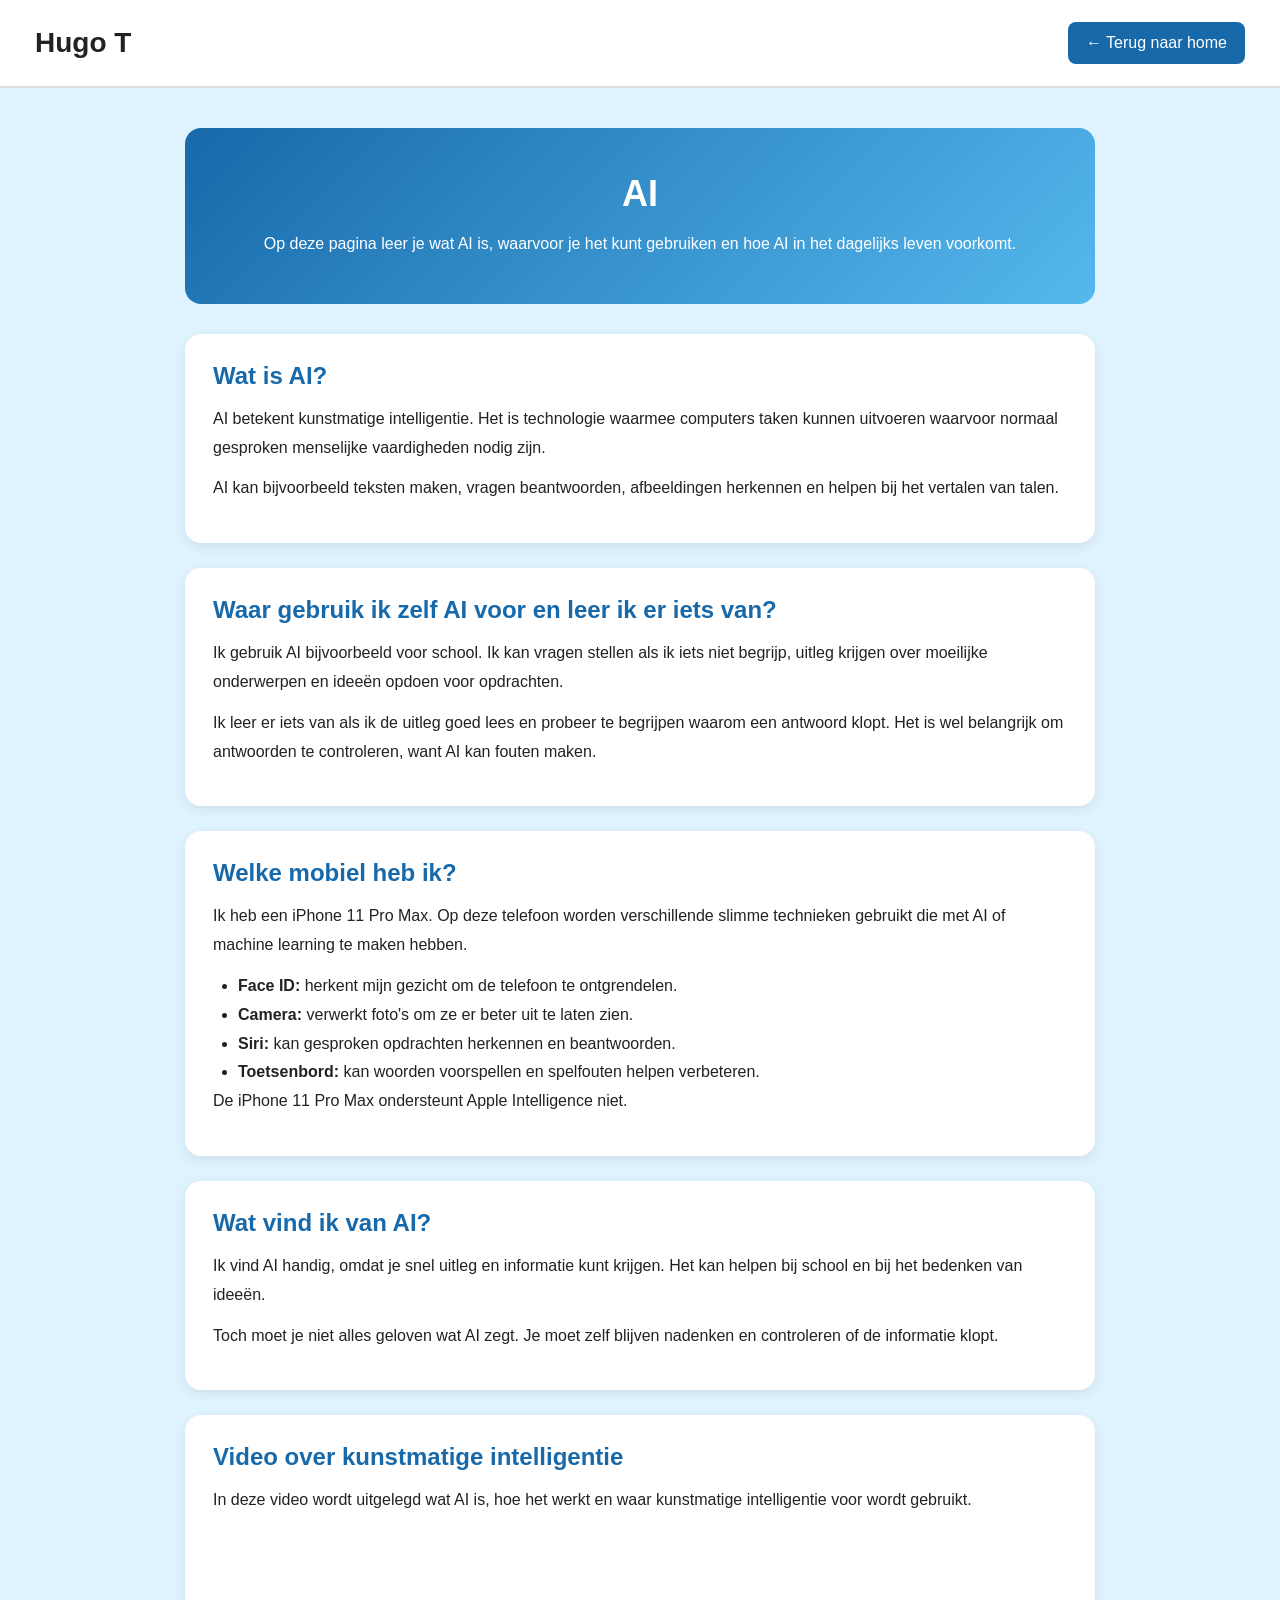
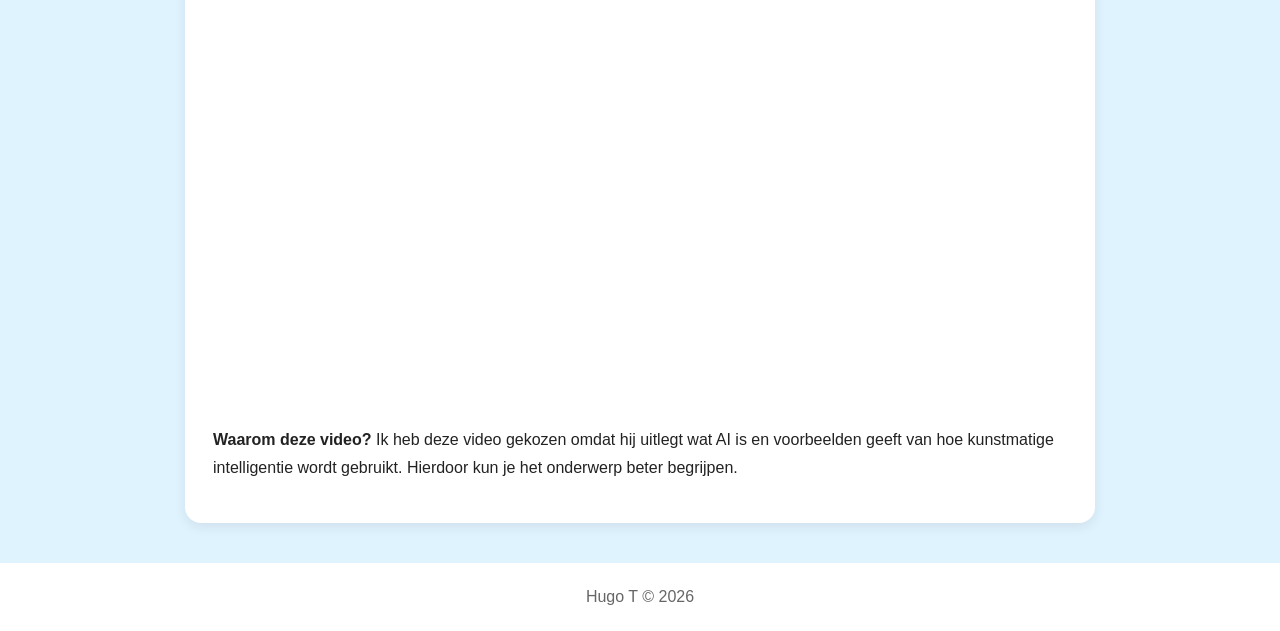
<file: AI.html>
<!DOCTYPE html>
<!-- Geeft aan dat dit een HTML5-document is -->
<html lang="nl">
<head>
    <!-- Zorgt ervoor dat speciale tekens goed worden weergegeven -->
    <meta charset="UTF-8">

    <!-- Zorgt ervoor dat de website goed werkt op mobiel en computer -->
    <meta name="viewport" content="width=device-width, initial-scale=1.0">

    <!-- De titel die bovenaan het browsertabblad staat -->
    <title>AI - Hugo T</title>

    <!-- Hier begint de CSS waarmee de website wordt vormgegeven -->
    <style>
        /* Zorgt ervoor dat de afmetingen van elementen goed worden berekend */
        * {
            box-sizing: border-box;
            margin: 0;
            padding: 0;
        }

        /* De algemene opmaak van de website */
        body {
            font-family: Arial, sans-serif;
            background-color: #dff3ff;
            color: #222;
        }

        /* De bovenbalk van de website */
        header {
            background: white;
            padding: 22px 35px;
            border-bottom: 2px solid #ddd;
            display: flex;
            justify-content: space-between;
            align-items: center;
        }

        /* De opmaak van het logo */
        .logo {
            font-size: 28px;
            font-weight: bold;
            color: #222;
        }

        /* De opmaak van de terugknop */
        .terug {
            background: #1769aa;
            color: white;
            padding: 12px 18px;
            border-radius: 8px;
            text-decoration: none;
        }

        /* Verandert de kleur van de terugknop als je eroverheen gaat */
        .terug:hover {
            background: #104d80;
        }

        /* De hoofdinhoud krijgt een maximale breedte en komt in het midden */
        main {
            max-width: 950px;
            margin: 40px auto;
            padding: 0 20px;
        }

        /* De blauwe introductiebalk bovenaan de pagina */
        .intro {
            background: linear-gradient(135deg, #1769aa, #55b8ed);
            color: white;
            text-align: center;
            padding: 45px 25px;
            border-radius: 16px;
            margin-bottom: 30px;
        }

        /* De titel in de introductiebalk */
        .intro h1 {
            font-size: 36px;
            margin-bottom: 15px;
        }

        /* De tekst in de introductiebalk */
        .intro p {
            line-height: 1.8;
        }

        /* De witte vakken waarin de informatie staat */
        .kaart {
            background: white;
            padding: 28px;
            border-radius: 16px;
            margin-bottom: 25px;
            box-shadow: 0 4px 12px rgba(0, 0, 0, 0.08);
        }

        /* De titels van de witte informatievakken */
        .kaart h2 {
            color: #1769aa;
            margin-bottom: 15px;
        }

        /* De opmaak van de alinea's in de informatievakken */
        .kaart p {
            line-height: 1.8;
            margin-bottom: 12px;
        }

        /* De opmaak van opsommingen */
        .kaart ul {
            margin-left: 25px;
            line-height: 1.8;
        }

        /* Zorgt ervoor dat de video op de juiste grootte wordt weergegeven */
        .video {
            position: relative;
            width: 100%;
            padding-bottom: 56.25%;
            height: 0;
            overflow: hidden;
            border-radius: 12px;
            margin: 15px 0;
        }

        /* Zorgt ervoor dat de video het hele videovak vult */
        .video iframe {
            position: absolute;
            top: 0;
            left: 0;
            width: 100%;
            height: 100%;
            border: 0;
        }

        /* De onderste balk van de website */
        footer {
            text-align: center;
            padding: 25px;
            background: white;
            color: #666;
        }

        /* Past de website aan voor kleine schermen, zoals telefoons */
        @media (max-width: 600px) {
            header {
                padding: 18px;
                gap: 15px;
                flex-wrap: wrap;
            }

            /* Maakt het logo kleiner op een telefoon */
            .logo {
                font-size: 24px;
            }

            /* Maakt de hoofdtitel kleiner op een telefoon */
            .intro h1 {
                font-size: 28px;
            }

            /* Past de ruimte binnen de informatievakken aan */
            .kaart {
                padding: 20px;
            }
        }
    </style>
</head>

<body>

<!-- De bovenbalk met het logo en de terugknop -->
<header>
    <div class="logo">Hugo T</div>

    <!-- Linkt terug naar de homepage -->
    <a class="terug" href="index.html">← Terug naar home</a>
</header>

<!-- Hier begint de hoofdinhoud van de pagina -->
<main>

    <!-- Introductie van het onderwerp AI -->
    <section class="intro">
        <h1>AI</h1>
        <p>
            Op deze pagina leer je wat AI is, waarvoor je het kunt gebruiken
            en hoe AI in het dagelijks leven voorkomt.
        </p>
    </section>

    <!-- Uitleg over wat AI betekent -->
    <section class="kaart">
        <h2>Wat is AI?</h2>

        <p>
            AI betekent kunstmatige intelligentie. Het is technologie waarmee
            computers taken kunnen uitvoeren waarvoor normaal gesproken
            menselijke vaardigheden nodig zijn.
        </p>

        <p>
            AI kan bijvoorbeeld teksten maken, vragen beantwoorden,
            afbeeldingen herkennen en helpen bij het vertalen van talen.
        </p>
    </section>

    <!-- Vertelt waarvoor ik AI gebruik en wat ik ervan leer -->
    <section class="kaart">
        <h2>Waar gebruik ik zelf AI voor en leer ik er iets van?</h2>

        <p>
            Ik gebruik AI bijvoorbeeld voor school. Ik kan vragen stellen
            als ik iets niet begrijp, uitleg krijgen over moeilijke
            onderwerpen en ideeën opdoen voor opdrachten.
        </p>

        <p>
            Ik leer er iets van als ik de uitleg goed lees en probeer
            te begrijpen waarom een antwoord klopt. Het is wel belangrijk
            om antwoorden te controleren, want AI kan fouten maken.
        </p>
    </section>

    <!-- Informatie over mijn mobiel en de AI-functies -->
    <section class="kaart">
        <h2>Welke mobiel heb ik?</h2>

        <p>
            Ik heb een iPhone 11 Pro Max. Op deze telefoon worden verschillende
            slimme technieken gebruikt die met AI of machine learning te maken
            hebben.
        </p>

        <!-- Voorbeelden van slimme functies op de telefoon -->
        <ul>
            <li><strong>Face ID:</strong> herkent mijn gezicht om de telefoon te ontgrendelen.</li>
            <li><strong>Camera:</strong> verwerkt foto's om ze er beter uit te laten zien.</li>
            <li><strong>Siri:</strong> kan gesproken opdrachten herkennen en beantwoorden.</li>
            <li><strong>Toetsenbord:</strong> kan woorden voorspellen en spelfouten helpen verbeteren.</li>
        </ul>

        <p>
            De iPhone 11 Pro Max ondersteunt Apple Intelligence niet.
        </p>
    </section>

    <!-- Mijn eigen mening over AI -->
    <section class="kaart">
        <h2>Wat vind ik van AI?</h2>

        <p>
            Ik vind AI handig, omdat je snel uitleg en informatie kunt krijgen.
            Het kan helpen bij school en bij het bedenken van ideeën.
        </p>

        <p>
            Toch moet je niet alles geloven wat AI zegt. Je moet zelf blijven
            nadenken en controleren of de informatie klopt.
        </p>
    </section>

    <!-- Een video met uitleg over kunstmatige intelligentie -->
    <section class="kaart">
        <h2>Video over kunstmatige intelligentie</h2>

        <p>
            In deze video wordt uitgelegd wat AI is, hoe het werkt en waar
            kunstmatige intelligentie voor wordt gebruikt.
        </p>

        <!-- Hiermee wordt de YouTube-video in de website geplaatst -->
        <div class="video">
            <iframe
                src="https://www.youtube-nocookie.com/embed/C4SHDZQwLYA"
                title="Artificial Intelligence Explained for Beginners"
                loading="lazy"
                allowfullscreen>
            </iframe>
        </div>

        <!-- Legt uit waarom deze video is gekozen -->
        <p>
            <strong>Waarom deze video?</strong>
            Ik heb deze video gekozen omdat hij uitlegt wat AI is en
            voorbeelden geeft van hoe kunstmatige intelligentie wordt gebruikt.
            Hierdoor kun je het onderwerp beter begrijpen.
        </p>
    </section>

</main>

<!-- De onderste balk met mijn naam en het jaartal -->
<footer>
    Hugo T © 2026
</footer>

</body>
</html>
</file>
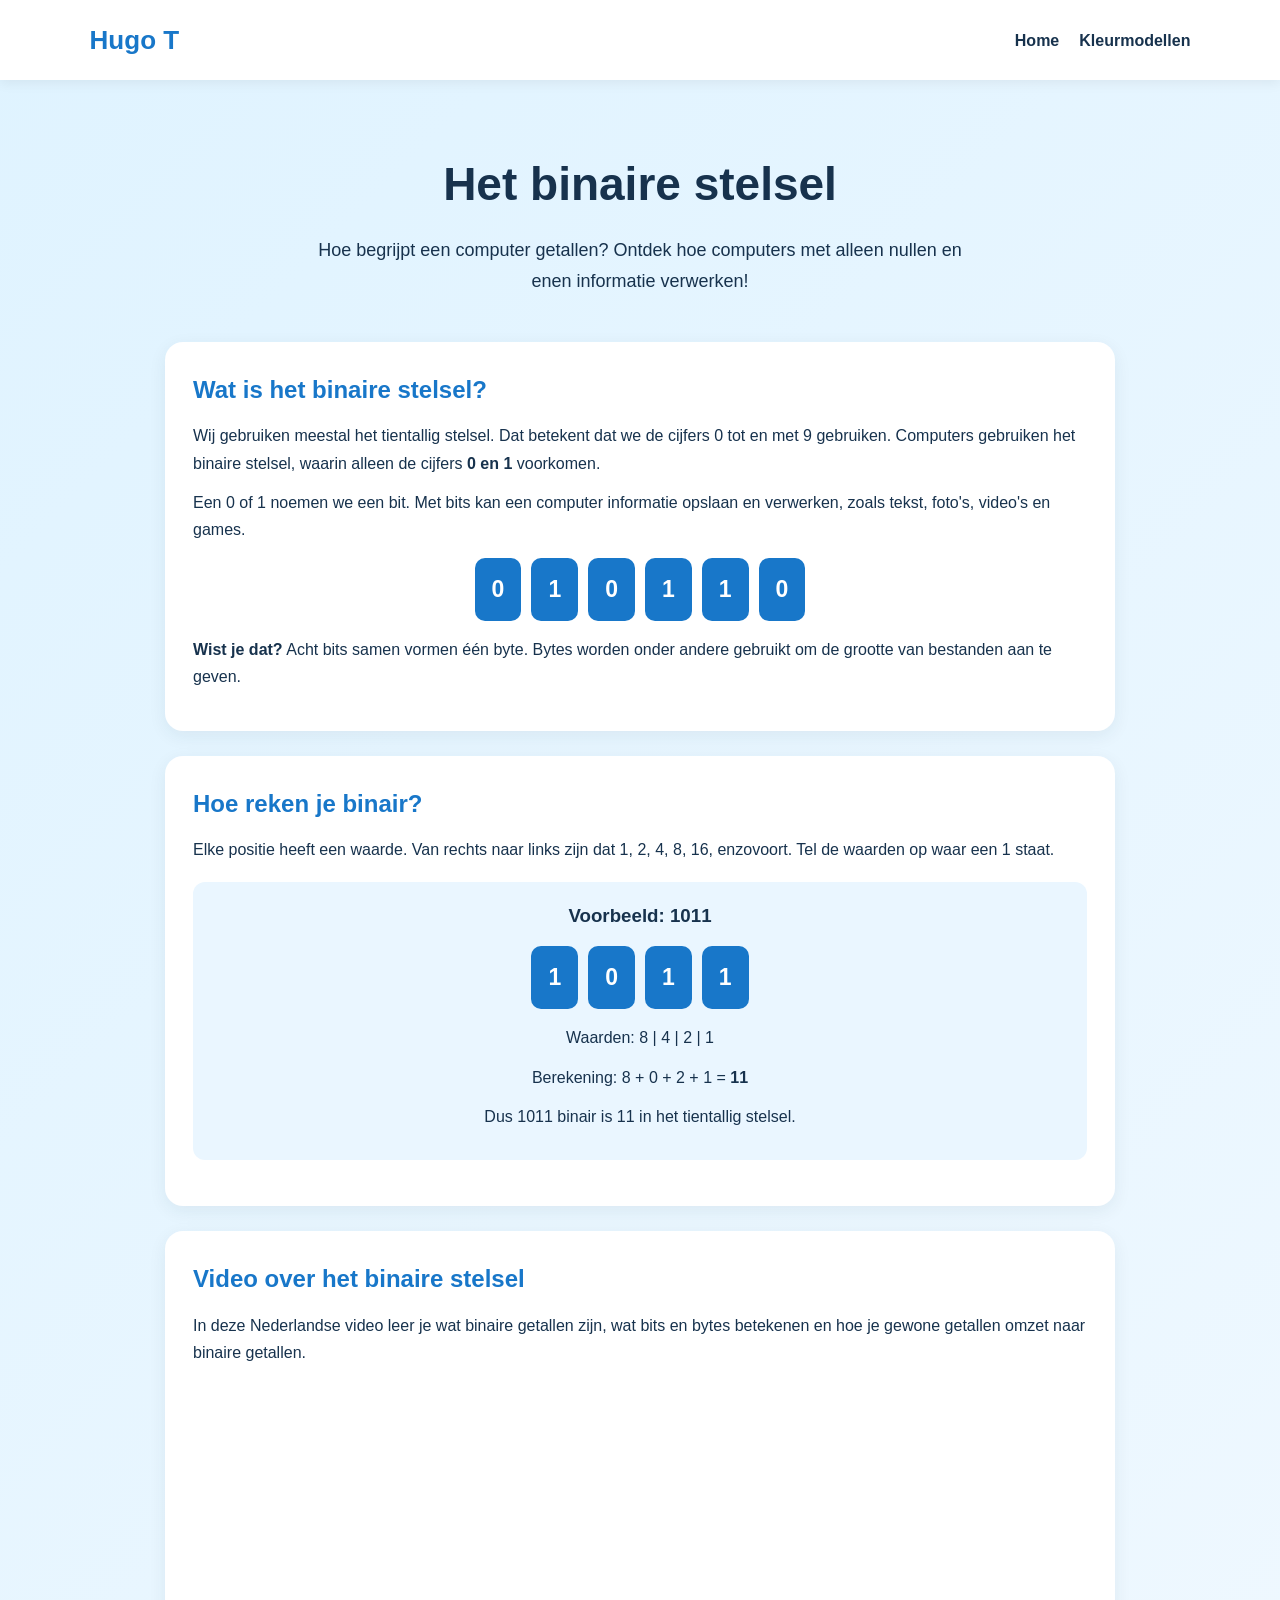
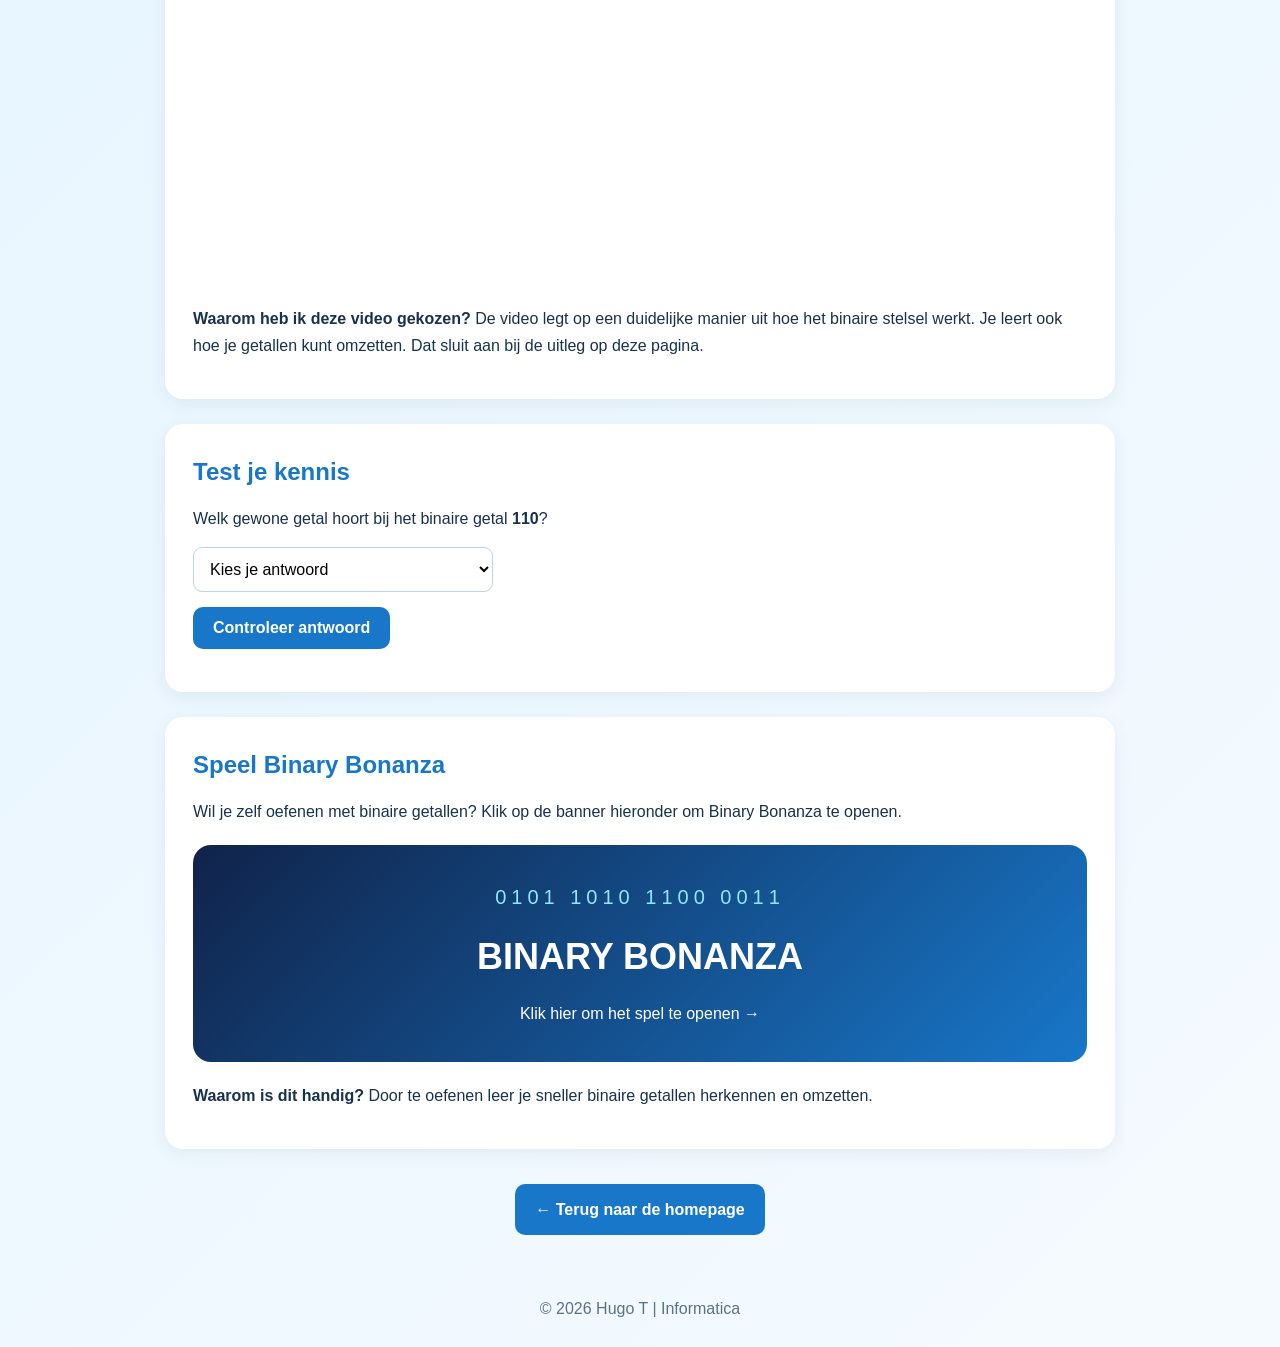
<file: binair.html>
<!DOCTYPE html>
<!-- Dit document gebruikt HTML5 -->
<html lang="nl">
<head>
    <!-- Zorgt ervoor dat speciale tekens goed worden weergegeven -->
    <meta charset="UTF-8">

    <!-- Zorgt ervoor dat de website zich aanpast aan het schermformaat -->
    <meta name="viewport" content="width=device-width, initial-scale=1.0">

    <!-- De titel die in het browsertabblad verschijnt -->
    <title>Binair stelsel | Hugo T</title>

    <!-- CSS bepaalt hoe de website eruitziet -->
    <style>
        /* Haalt standaardmarges weg en maakt afmetingen makkelijker te berekenen */
        * {
            box-sizing: border-box;
            margin: 0;
            padding: 0;
        }

        /* Algemene opmaak en achtergrond van de website */
        body {
            font-family: Arial, sans-serif;
            color: #17324d;
            background: linear-gradient(135deg, #dff3ff, #f5faff);
            line-height: 1.7;
        }

        /* De bovenbalk met het logo en menu */
        header {
            background: white;
            padding: 18px 7%;
            display: flex;
            justify-content: space-between;
            align-items: center;
            flex-wrap: wrap;
            gap: 12px;
            box-shadow: 0 3px 12px #00000010;
        }

        /* Opmaak van de naam/logo */
        .logo {
            font-size: 26px;
            font-weight: bold;
            color: #1877c9;
        }

        /* Zet de navigatielinks naast elkaar */
        nav {
            display: flex;
            gap: 20px;
            flex-wrap: wrap;
        }

        /* Opmaak van de links in het menu */
        nav a {
            color: #17324d;
            text-decoration: none;
            font-weight: bold;
        }

        /* Verandert de linkkleur als je eroverheen gaat */
        nav a:hover {
            color: #1877c9;
        }

        /* Introductiegedeelte bovenaan de pagina */
        .hero {
            text-align: center;
            padding: 65px 20px 45px;
        }

        /* Opmaak van de grote hoofdtitel */
        .hero h1 {
            font-size: clamp(30px, 5vw, 46px);
            margin-bottom: 12px;
        }

        /* Opmaak van de introtekst */
        .hero p {
            max-width: 650px;
            margin: auto;
            font-size: 18px;
        }

        /* Houdt de hoofdinhoud in het midden en beperkt de breedte */
        .container {
            width: 90%;
            max-width: 950px;
            margin: 0 auto;
        }

        /* Witte vakken waarin de informatie staat */
        .card {
            background: white;
            padding: 28px;
            margin-bottom: 25px;
            border-radius: 18px;
            box-shadow: 0 5px 18px #17324d12;
        }

        /* Opmaak van de koppen in de informatievakken */
        h2 {
            color: #1877c9;
            margin-bottom: 12px;
        }

        /* Ruimte onder alinea's */
        p {
            margin-bottom: 12px;
        }

        /* Vak waarin het rekenvoorbeeld staat */
        .example {
            background: #eaf6ff;
            padding: 18px;
            border-radius: 12px;
            margin: 18px 0;
            text-align: center;
        }

        /* Zet de binaire cijfers netjes naast elkaar */
        .binary-numbers {
            display: flex;
            justify-content: center;
            gap: 10px;
            flex-wrap: wrap;
            margin: 15px 0;
        }

        /* Vormgeving van ieder los binair cijfer */
        .bit {
            background: #1877c9;
            color: white;
            border-radius: 10px;
            padding: 12px 17px;
            font-size: 23px;
            font-weight: bold;
        }

        /* Maakt een videovak met een verhouding van 16:9 */
        .video {
            position: relative;
            width: 100%;
            padding-bottom: 56.25%;
            height: 0;
            overflow: hidden;
            border-radius: 12px;
            margin: 18px 0;
        }

        /* Laat de video het hele videovak vullen */
        .video iframe {
            position: absolute;
            top: 0;
            left: 0;
            width: 100%;
            height: 100%;
            border: 0;
        }

        /* Maakt de hele spelbanner klikbaar */
        .game-link {
            display: block;
            text-decoration: none;
            color: white;
            margin: 20px 0;
            border-radius: 18px;
        }

        /* Vormgeving van de Binary Bonanza-banner */
        .game-banner {
            background: linear-gradient(135deg, #10234a, #1877c9);
            border-radius: 18px;
            padding: 35px 15px;
            text-align: center;
            transition: transform 0.2s, box-shadow 0.2s;
        }

        /* Beweegt de banner iets omhoog als je eroverheen gaat */
        .game-link:hover .game-banner {
            transform: translateY(-4px);
            box-shadow: 0 10px 25px #1877c940;
        }

        /* Opmaak van de binaire cijfers op de banner */
        .game-banner .digits {
            color: #8ee8ff;
            font-size: 20px;
            letter-spacing: 5px;
            overflow-wrap: anywhere;
        }

        /* Opmaak van de titel op de spelbanner */
        .game-banner h3 {
            font-size: clamp(25px, 5vw, 36px);
            margin: 12px 0;
        }

        /* Opmaak van de tekst op de spelbanner */
        .game-banner p {
            margin: 0;
        }

        /* Opmaak van het keuzemenu in de quiz */
        .quiz select {
            display: block;
            padding: 12px;
            width: 100%;
            max-width: 300px;
            border: 1px solid #b8d5eb;
            border-radius: 9px;
            font-size: 16px;
            margin: 15px 0;
            background: white;
        }

        /* Gemeenschappelijke opmaak van knoppen en knoplinks */
        button, .button {
            display: inline-block;
            border: none;
            background: #1877c9;
            color: white;
            padding: 12px 20px;
            border-radius: 10px;
            font-size: 16px;
            font-weight: bold;
            cursor: pointer;
            text-decoration: none;
        }

        /* Donkerdere kleur wanneer je over een knop gaat */
        button:hover, .button:hover {
            background: #105b9c;
        }

        /* Opmaak van de feedback na een quizantwoord */
        #resultaat {
            margin-top: 15px;
            font-weight: bold;
        }

        /* Centreert de knop om terug te gaan */
        .back {
            text-align: center;
            margin: 35px 0;
        }

        /* De onderste balk van de website */
        footer {
            text-align: center;
            padding: 25px;
            color: #5b7185;
        }

        /* Past de opmaak aan voor kleine schermen, zoals telefoons */
        @media (max-width: 600px) {
            header {
                flex-direction: column;
            }

            .card {
                padding: 20px;
            }
        }
    </style>
</head>

<body>

<!-- De zichtbare inhoud van de website begint hier -->

<!-- Bovenbalk met logo en navigatiemenu -->
<header>
    <div class="logo">Hugo T</div>

    <!-- Navigatielinks naar andere pagina's -->
    <nav>
        <a href="index.html">Home</a>
        <a href="kleurmodellen.html">Kleurmodellen</a>
    </nav>
</header>

<!-- Introductie met de titel en uitleg over het binaire stelsel -->
<section class="hero">
    <h1>Het binaire stelsel</h1>

    <p>
        Hoe begrijpt een computer getallen? Ontdek hoe computers
        met alleen nullen en enen informatie verwerken!
    </p>
</section>

<!-- Hier staat de belangrijkste inhoud van de pagina -->
<main class="container">

    <!-- Uitleg over het binaire stelsel en bits en bytes -->
    <section class="card">
        <h2>Wat is het binaire stelsel?</h2>

        <p>
            Wij gebruiken meestal het tientallig stelsel. Dat betekent
            dat we de cijfers 0 tot en met 9 gebruiken. Computers gebruiken
            het binaire stelsel, waarin alleen de cijfers
            <strong>0 en 1</strong> voorkomen.
        </p>

        <p>
            Een 0 of 1 noemen we een bit. Met bits kan een computer
            informatie opslaan en verwerken, zoals tekst, foto's,
            video's en games.
        </p>

        <!-- Voorbeeld van binaire cijfers -->
        <div class="binary-numbers">
            <div class="bit">0</div>
            <div class="bit">1</div>
            <div class="bit">0</div>
            <div class="bit">1</div>
            <div class="bit">1</div>
            <div class="bit">0</div>
        </div>

        <p>
            <strong>Wist je dat?</strong> Acht bits samen vormen één byte.
            Bytes worden onder andere gebruikt om de grootte van bestanden
            aan te geven.
        </p>
    </section>

    <!-- Voorbeeld van het omrekenen van een binair getal -->
    <section class="card">
        <h2>Hoe reken je binair?</h2>

        <p>
            Elke positie heeft een waarde. Van rechts naar links zijn dat
            1, 2, 4, 8, 16, enzovoort. Tel de waarden op waar een 1 staat.
        </p>

        <!-- Rekensom die laat zien hoe binair rekenen werkt -->
        <div class="example">
            <h3>Voorbeeld: 1011</h3>

            <div class="binary-numbers">
                <div class="bit">1</div>
                <div class="bit">0</div>
                <div class="bit">1</div>
                <div class="bit">1</div>
            </div>

            <p>Waarden: 8 | 4 | 2 | 1</p>
            <p>Berekening: 8 + 0 + 2 + 1 = <strong>11</strong></p>
            <p>Dus 1011 binair is 11 in het tientallig stelsel.</p>
        </div>
    </section>

    <!-- Video met uitleg over binaire getallen -->
    <section class="card">
        <h2>Video over het binaire stelsel</h2>

        <p>
            In deze Nederlandse video leer je wat binaire getallen zijn,
            wat bits en bytes betekenen en hoe je gewone getallen omzet
            naar binaire getallen.
        </p>

        <!-- Plaatst de YouTube-video op de pagina -->
        <div class="video">
            <iframe
                src="https://www.youtube-nocookie.com/embed/OpaB2SaNIyA"
                title="Wat zijn binaire getallen? Bits en bytes uitgelegd"
                loading="lazy"
                allowfullscreen>
            </iframe>
        </div>

        <!-- Legt uit waarom deze video is gekozen -->
        <p>
            <strong>Waarom heb ik deze video gekozen?</strong>
            De video legt op een duidelijke manier uit hoe het binaire
            stelsel werkt. Je leert ook hoe je getallen kunt omzetten.
            Dat sluit aan bij de uitleg op deze pagina.
        </p>
    </section>

    <!-- Quiz waarmee bezoekers hun kennis kunnen testen -->
    <section class="card quiz">
        <h2>Test je kennis</h2>

        <p>
            Welk gewone getal hoort bij het binaire getal
            <strong>110</strong>?
        </p>

        <!-- Keuzemenu waarin de bezoeker een antwoord kiest -->
        <select id="antwoord">
            <option value="">Kies je antwoord</option>
            <option value="4">4</option>
            <option value="5">5</option>
            <option value="6">6</option>
            <option value="7">7</option>
        </select>

        <!-- Controleert het gekozen antwoord -->
        <button onclick="controleerAntwoord()">
            Controleer antwoord
        </button>

        <!-- Hier verschijnt de feedback op het antwoord -->
        <p id="resultaat" aria-live="polite"></p>
    </section>

    <!-- Link naar het spel Binary Bonanza -->
    <section class="card">
        <h2>Speel Binary Bonanza</h2>

        <p>
            Wil je zelf oefenen met binaire getallen? Klik op de banner
            hieronder om Binary Bonanza te openen.
        </p>

        <!-- Opent het spel in een nieuw tabblad als je op de banner klikt -->
        <a
            class="game-link"
            href="https://games.penjee.com/binary-bonanza/"
            target="_blank"
            rel="noopener noreferrer"
            aria-label="Open Binary Bonanza in een nieuw tabblad"
        >
            <div class="game-banner">
                <!-- Decoratieve binaire cijfers -->
                <div class="digits">0101 1010 1100 0011</div>

                <h3>BINARY BONANZA</h3>

                <p>Klik hier om het spel te openen →</p>
            </div>
        </a>

        <!-- Uitleg over het nut van het spel -->
        <p>
            <strong>Waarom is dit handig?</strong> Door te oefenen leer je
            sneller binaire getallen herkennen en omzetten.
        </p>
    </section>

    <!-- Knop om terug te gaan naar de homepage -->
    <div class="back">
        <a class="button" href="index.html">
            ← Terug naar de homepage
        </a>
    </div>

</main>

<!-- Onderaan staat de naam en informatie over de schoolopdracht -->
<footer>
    © 2026 Hugo T | Informatica
</footer>

<!-- JavaScript controleert het antwoord van de quiz -->
<script>
    function controleerAntwoord() {
        // Haalt het gekozen antwoord en het feedbackvak op
        const antwoord = document.getElementById("antwoord").value;
        const resultaat = document.getElementById("resultaat");

        // Als het antwoord 6 is, is het goed
        if (antwoord === "6") {
            resultaat.textContent =
                "Goed gedaan! 110 = 4 + 2 = 6.";
            resultaat.style.color = "green";

        // Als er nog geen antwoord is gekozen, vraagt de quiz om een keuze
        } else if (antwoord === "") {
            resultaat.textContent =
                "Kies eerst een antwoord.";
            resultaat.style.color = "#b45309";

        // Alle andere antwoorden zijn niet goed
        } else {
            resultaat.textContent =
                "Dat is niet goed. Probeer het nog eens!";
            resultaat.style.color = "#c0392b";
        }
    }
</script>

</body>
</html>
</file>
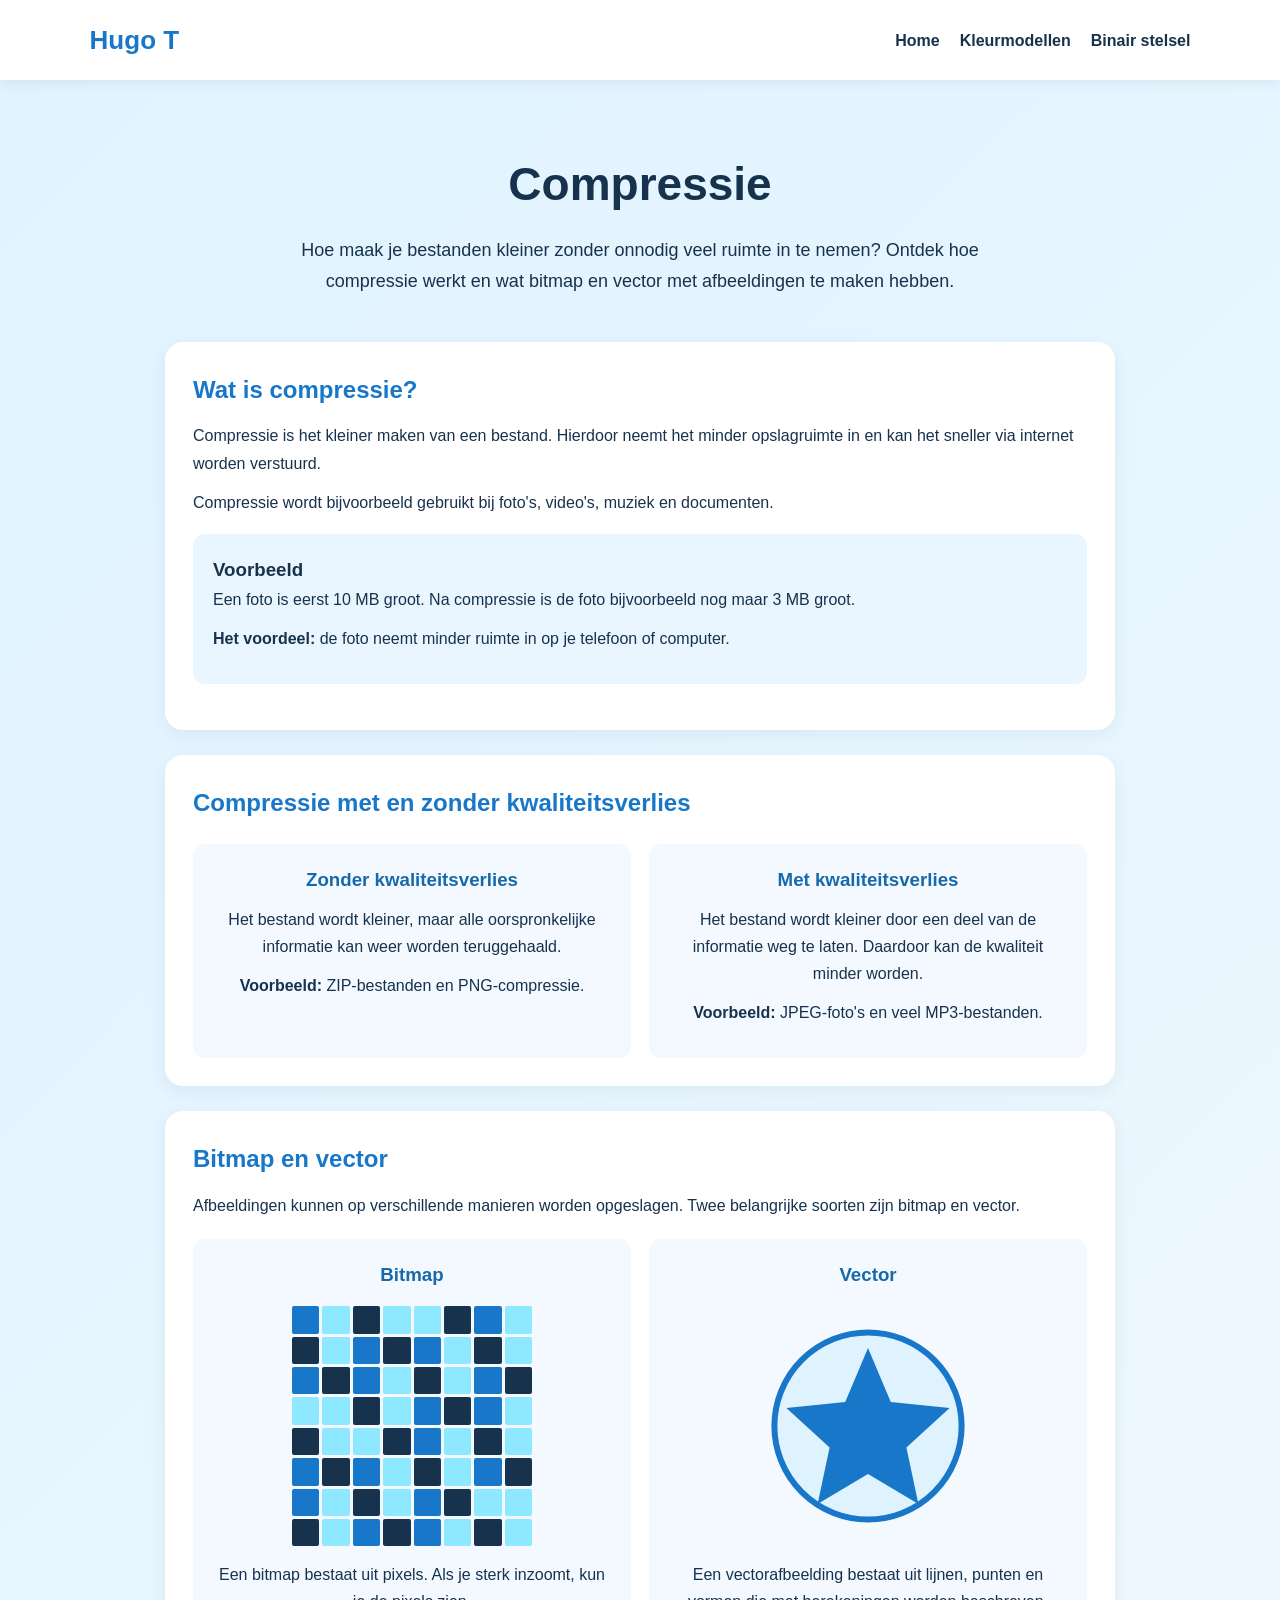
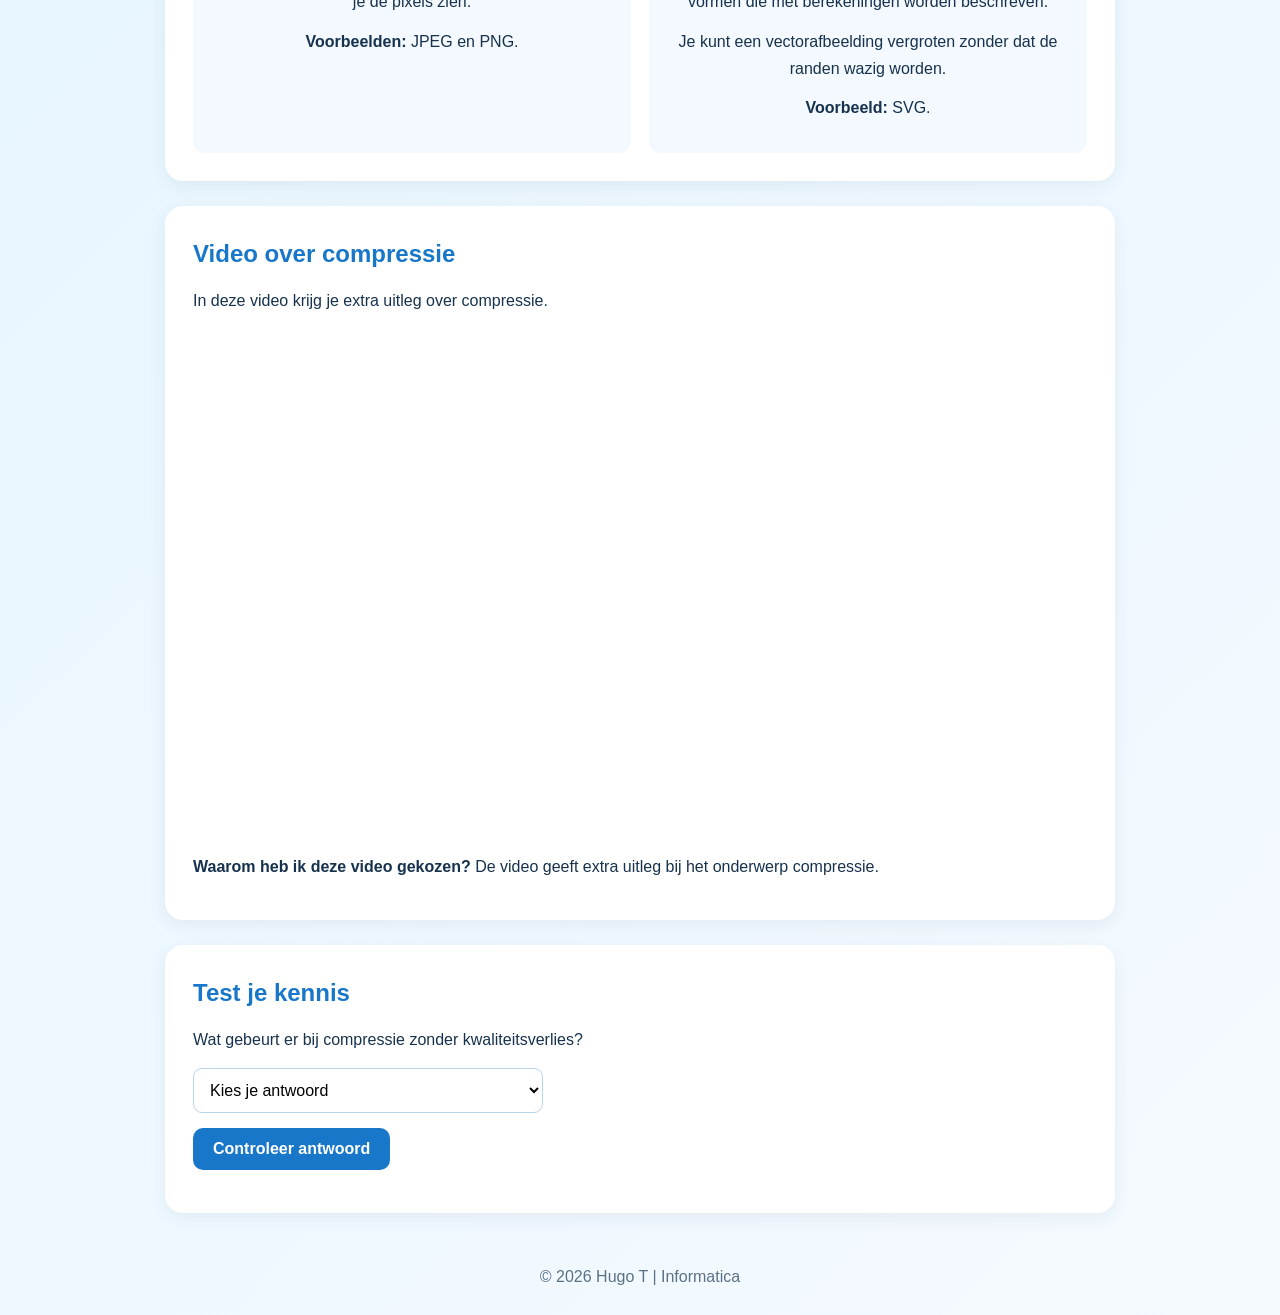
<file: compressie.html>
<!DOCTYPE html>
<!-- Dit document gebruikt HTML5 -->
<html lang="nl">
<head>
    <!-- Zorgt ervoor dat speciale tekens goed worden weergegeven -->
    <meta charset="UTF-8">

    <!-- Zorgt ervoor dat de website zich aanpast aan het schermformaat -->
    <meta name="viewport" content="width=device-width, initial-scale=1.0">

    <!-- De titel die in het browsertabblad staat -->
    <title>Compressie | Hugo T</title>

    <!-- CSS bepaalt hoe de website eruitziet -->
    <style>
        /* Haalt standaardmarges weg en maakt afmetingen makkelijker te berekenen */
        * {
            box-sizing: border-box;
            margin: 0;
            padding: 0;
        }

        /* Algemene opmaak van de website */
        body {
            font-family: Arial, sans-serif;
            color: #17324d;
            background: linear-gradient(135deg, #dff3ff, #f5faff);
            line-height: 1.7;
        }

        /* De bovenbalk van de website */
        header {
            background: white;
            padding: 18px 7%;
            display: flex;
            justify-content: space-between;
            align-items: center;
            flex-wrap: wrap;
            gap: 12px;
            box-shadow: 0 3px 12px #00000010;
        }

        /* Opmaak van het logo */
        .logo {
            font-size: 26px;
            font-weight: bold;
            color: #1877c9;
        }

        /* Zet de navigatielinks naast elkaar */
        nav {
            display: flex;
            gap: 20px;
            flex-wrap: wrap;
        }

        /* Opmaak van de links in het menu */
        nav a {
            color: #17324d;
            text-decoration: none;
            font-weight: bold;
        }

        /* Verandert de linkkleur als je eroverheen gaat */
        nav a:hover {
            color: #1877c9;
        }

        /* Introductiegedeelte bovenaan de pagina */
        .hero {
            text-align: center;
            padding: 65px 20px 45px;
        }

        /* Opmaak van de hoofdtitel */
        .hero h1 {
            font-size: clamp(30px, 5vw, 46px);
            margin-bottom: 12px;
        }

        /* Opmaak van de introductietekst */
        .hero p {
            max-width: 700px;
            margin: auto;
            font-size: 18px;
        }

        /* Houdt de inhoud in het midden en beperkt de breedte */
        .container {
            width: 90%;
            max-width: 950px;
            margin: 0 auto;
        }

        /* Witte informatievakken op de pagina */
        .card {
            background: white;
            padding: 28px;
            margin-bottom: 25px;
            border-radius: 18px;
            box-shadow: 0 5px 18px #17324d12;
        }

        /* Opmaak van de koppen */
        h2 {
            color: #1877c9;
            margin-bottom: 12px;
        }

        /* Ruimte onder alinea's */
        p {
            margin-bottom: 12px;
        }

        /* Vak met een voorbeeld */
        .example {
            background: #eaf6ff;
            padding: 20px;
            border-radius: 12px;
            margin: 18px 0;
        }

        /* Zet de twee vergelijkingen naast elkaar */
        .comparison {
            display: grid;
            grid-template-columns: repeat(2, minmax(0, 1fr));
            gap: 18px;
            margin-top: 20px;
        }

        /* Opmaak van de vakken waarin bitmap en vector worden uitgelegd */
        .comparison-box {
            background: #f3f9ff;
            padding: 20px;
            border-radius: 12px;
            text-align: center;
        }

        /* Opmaak van de titels van de vergelijkingsvakken */
        .comparison-box h3 {
            color: #1769aa;
            margin-bottom: 10px;
        }

        /* Maakt een raster van 8 bij 8 vakjes voor de bitmap */
        .pixel-art {
            display: grid;
            grid-template-columns: repeat(8, 1fr);
            gap: 3px;
            max-width: 240px;
            margin: 15px auto;
            aspect-ratio: 1;
        }

        /* De standaardkleur van een pixel */
        .pixel {
            background: #1877c9;
            border-radius: 2px;
        }

        /* Geeft sommige pixels een andere kleur */
        .pixel:nth-child(2n),
        .pixel:nth-child(5n) {
            background: #8ee8ff;
        }

        /* Geeft elke derde pixel een donkerblauwe kleur */
        .pixel:nth-child(3n) {
            background: #17324d;
        }

        /* Opmaak en grootte van het vectorvoorbeeld */
        .vector-example {
            max-width: 240px;
            width: 100%;
            height: auto;
            margin: 15px auto;
            display: block;
        }

        /* Maakt een videovak met een verhouding van 16:9 */
        .video {
            position: relative;
            width: 100%;
            padding-bottom: 56.25%;
            height: 0;
            overflow: hidden;
            border-radius: 12px;
            margin: 18px 0;
        }

        /* Laat de video het hele videovak vullen */
        .video iframe {
            position: absolute;
            top: 0;
            left: 0;
            width: 100%;
            height: 100%;
            border: 0;
        }

        /* Opmaak van het keuzemenu in de quiz */
        .quiz select {
            display: block;
            padding: 12px;
            width: 100%;
            max-width: 350px;
            border: 1px solid #b8d5eb;
            border-radius: 9px;
            font-size: 16px;
            margin: 15px 0;
            background: white;
        }

        /* Gemeenschappelijke opmaak van knoppen en knoplinks */
        button, .button {
            display: inline-block;
            border: none;
            background: #1877c9;
            color: white;
            padding: 12px 20px;
            border-radius: 10px;
            font-size: 16px;
            font-weight: bold;
            cursor: pointer;
            text-decoration: none;
        }

        /* Verandert de knopkleur als je eroverheen gaat */
        button:hover, .button:hover {
            background: #105b9c;
        }

        /* Opmaak van de feedback bij de quiz */
        #resultaat {
            margin-top: 15px;
            font-weight: bold;
        }

        /* Centreert de knop om terug te gaan */
        .back {
            text-align: center;
            margin: 35px 0;
        }

        /* De onderste balk van de website */
        footer {
            text-align: center;
            padding: 25px;
            color: #5b7185;
        }

        /* Past de website aan voor kleine schermen, zoals telefoons */
        @media (max-width: 600px) {
            header {
                flex-direction: column;
            }

            /* Geeft de informatievakken minder ruimte aan de binnenkant */
            .card {
                padding: 20px;
            }

            /* Zet de vergelijkingsvakken onder elkaar op een telefoon */
            .comparison {
                grid-template-columns: 1fr;
            }
        }
    </style>
</head>

<body>

<!-- De bovenbalk met het logo en navigatiemenu -->
<header>
    <div class="logo">Hugo T</div>

    <!-- Links naar de homepage en andere pagina's -->
    <nav>
        <a href="index.html">Home</a>
        <a href="kleurmodellen.html">Kleurmodellen</a>
        <a href="binair.html">Binair stelsel</a>
    </nav>
</header>

<!-- Introductie van het onderwerp compressie -->
<section class="hero">
    <h1>Compressie</h1>

    <p>
        Hoe maak je bestanden kleiner zonder onnodig veel ruimte
        in te nemen? Ontdek hoe compressie werkt en wat bitmap
        en vector met afbeeldingen te maken hebben.
    </p>
</section>

<!-- Hier begint de hoofdinhoud van de pagina -->
<main class="container">

    <!-- Uitleg over wat compressie is -->
    <section class="card">
        <h2>Wat is compressie?</h2>

        <p>
            Compressie is het kleiner maken van een bestand.
            Hierdoor neemt het minder opslagruimte in en kan het
            sneller via internet worden verstuurd.
        </p>

        <p>
            Compressie wordt bijvoorbeeld gebruikt bij foto's,
            video's, muziek en documenten.
        </p>

        <!-- Voorbeeld van een bestand dat kleiner wordt -->
        <div class="example">
            <h3>Voorbeeld</h3>

            <p>
                Een foto is eerst 10 MB groot. Na compressie is
                de foto bijvoorbeeld nog maar 3 MB groot.
            </p>

            <p>
                <strong>Het voordeel:</strong> de foto neemt minder
                ruimte in op je telefoon of computer.
            </p>
        </div>
    </section>

    <!-- Uitleg over de twee soorten compressie -->
    <section class="card">
        <h2>Compressie met en zonder kwaliteitsverlies</h2>

        <!-- De twee soorten compressie worden naast elkaar getoond -->
        <div class="comparison">

            <!-- Compressie waarbij alle oorspronkelijke informatie behouden blijft -->
            <div class="comparison-box">
                <h3>Zonder kwaliteitsverlies</h3>

                <p>
                    Het bestand wordt kleiner, maar alle oorspronkelijke
                    informatie kan weer worden teruggehaald.
                </p>

                <p>
                    <strong>Voorbeeld:</strong> ZIP-bestanden en PNG-compressie.
                </p>
            </div>

            <!-- Compressie waarbij een deel van de informatie verdwijnt -->
            <div class="comparison-box">
                <h3>Met kwaliteitsverlies</h3>

                <p>
                    Het bestand wordt kleiner door een deel van de
                    informatie weg te laten. Daardoor kan de kwaliteit
                    minder worden.
                </p>

                <p>
                    <strong>Voorbeeld:</strong> JPEG-foto's en veel MP3-bestanden.
                </p>
            </div>

        </div>
    </section>

    <!-- Uitleg over bitmap- en vectorafbeeldingen -->
    <section class="card">
        <h2>Bitmap en vector</h2>

        <p>
            Afbeeldingen kunnen op verschillende manieren worden opgeslagen.
            Twee belangrijke soorten zijn bitmap en vector.
        </p>

        <!-- Vergelijkt bitmap en vector in twee vakken -->
        <div class="comparison">

            <!-- Uitleg en voorbeeld van een bitmap -->
            <div class="comparison-box">
                <h3>Bitmap</h3>

                <!-- Dit raster stelt pixels van een bitmap voor -->
                <div class="pixel-art" aria-label="Voorbeeld van pixels">
                    <div class="pixel"></div>
                    <div class="pixel"></div>
                    <div class="pixel"></div>
                    <div class="pixel"></div>
                    <div class="pixel"></div>
                    <div class="pixel"></div>
                    <div class="pixel"></div>
                    <div class="pixel"></div>

                    <div class="pixel"></div>
                    <div class="pixel"></div>
                    <div class="pixel"></div>
                    <div class="pixel"></div>
                    <div class="pixel"></div>
                    <div class="pixel"></div>
                    <div class="pixel"></div>
                    <div class="pixel"></div>

                    <div class="pixel"></div>
                    <div class="pixel"></div>
                    <div class="pixel"></div>
                    <div class="pixel"></div>
                    <div class="pixel"></div>
                    <div class="pixel"></div>
                    <div class="pixel"></div>
                    <div class="pixel"></div>

                    <div class="pixel"></div>
                    <div class="pixel"></div>
                    <div class="pixel"></div>
                    <div class="pixel"></div>
                    <div class="pixel"></div>
                    <div class="pixel"></div>
                    <div class="pixel"></div>
                    <div class="pixel"></div>

                    <div class="pixel"></div>
                    <div class="pixel"></div>
                    <div class="pixel"></div>
                    <div class="pixel"></div>
                    <div class="pixel"></div>
                    <div class="pixel"></div>
                    <div class="pixel"></div>
                    <div class="pixel"></div>

                    <div class="pixel"></div>
                    <div class="pixel"></div>
                    <div class="pixel"></div>
                    <div class="pixel"></div>
                    <div class="pixel"></div>
                    <div class="pixel"></div>
                    <div class="pixel"></div>
                    <div class="pixel"></div>

                    <div class="pixel"></div>
                    <div class="pixel"></div>
                    <div class="pixel"></div>
                    <div class="pixel"></div>
                    <div class="pixel"></div>
                    <div class="pixel"></div>
                    <div class="pixel"></div>
                    <div class="pixel"></div>

                    <div class="pixel"></div>
                    <div class="pixel"></div>
                    <div class="pixel"></div>
                    <div class="pixel"></div>
                    <div class="pixel"></div>
                    <div class="pixel"></div>
                    <div class="pixel"></div>
                    <div class="pixel"></div>
                </div>

                <p>
                    Een bitmap bestaat uit pixels. Als je sterk inzoomt,
                    kun je de pixels zien.
                </p>

                <p>
                    <strong>Voorbeelden:</strong> JPEG en PNG.
                </p>
            </div>

            <!-- Uitleg en voorbeeld van een vectorafbeelding -->
            <div class="comparison-box">
                <h3>Vector</h3>

                <!-- SVG maakt een vectorafbeelding met een cirkel en ster -->
                <svg class="vector-example"
                     viewBox="0 0 200 200"
                     role="img"
                     aria-label="Voorbeeld van een vectorafbeelding met vormen">
                    <circle cx="100" cy="100" r="78"
                            fill="#dff3ff"
                            stroke="#1877c9"
                            stroke-width="5"/>
                    <path d="M100 35 L119 80 L168 85 L132 118
                             L142 165 L100 140 L58 165 L68 118
                             L32 85 L81 80 Z"
                          fill="#1877c9"/>
                </svg>

                <p>
                    Een vectorafbeelding bestaat uit lijnen, punten
                    en vormen die met berekeningen worden beschreven.
                </p>

                <p>
                    Je kunt een vectorafbeelding vergroten zonder dat
                    de randen wazig worden.
                </p>

                <p>
                    <strong>Voorbeeld:</strong> SVG.
                </p>
            </div>

        </div>
    </section>

    <!-- Video met extra uitleg over compressie -->
    <section class="card">
        <h2>Video over compressie</h2>

        <p>
            In deze video krijg je extra uitleg over compressie.
        </p>

        <!-- Plaatst de YouTube-video op de website -->
        <div class="video">
            <iframe
                src="https://www.youtube.com/embed/xHyhBIlmcus"
                title="Video over compressie"
                allow="accelerometer; autoplay; clipboard-write; encrypted-media; gyroscope; picture-in-picture; web-share"
                referrerpolicy="strict-origin-when-cross-origin"
                allowfullscreen>
            </iframe>
        </div>

        <!-- Legt uit waarom deze video is gekozen -->
        <p>
            <strong>Waarom heb ik deze video gekozen?</strong>
            De video geeft extra uitleg bij het onderwerp compressie.
        </p>
    </section>

    <!-- Quiz waarmee bezoekers hun kennis kunnen testen -->
    <section class="card quiz">
        <h2>Test je kennis</h2>

        <p>
            Wat gebeurt er bij compressie zonder kwaliteitsverlies?
        </p>

        <!-- Keuzemenu met drie mogelijke antwoorden -->
        <select id="antwoord">
            <option value="">Kies je antwoord</option>
            <option value="a">
                Een deel van de informatie verdwijnt
            </option>
            <option value="b">
                Alle oorspronkelijke informatie kan worden teruggehaald
            </option>
            <option value="c">
                Het bestand wordt altijd groter
            </option>
        </select>

        <!-- Controleert het antwoord wanneer je op de knop klikt -->
        <button onclick="controleerAntwoord()">
            Controleer antwoord
        </button>

        <!-- Hier verschijnt de feedback van de quiz -->
        <p id="resultaat" aria-live="polite"></p>
    </section>

</main>

<!-- Onderaan de website staat de naam en het schoolvak -->
<footer>
    © 2026 Hugo T | Informatica
</footer>

<!-- JavaScript controleert het antwoord van de quiz -->
<script>
    function controleerAntwoord() {
        // Haalt het gekozen antwoord en het feedbackvak op
        const antwoord = document.getElementById("antwoord").value;
        const resultaat = document.getElementById("resultaat");

        // Als antwoord B is gekozen, is het antwoord goed
        if (antwoord === "b") {
            resultaat.textContent =
                "Goed gedaan! Alle oorspronkelijke informatie kan worden teruggehaald.";
            resultaat.style.color = "green";

        // Als er nog geen antwoord is gekozen, vraagt de quiz om een keuze
        } else if (antwoord === "") {
            resultaat.textContent = "Kies eerst een antwoord.";
            resultaat.style.color = "#b45309";

        // Alle andere antwoorden zijn fout
        } else {
            resultaat.textContent = "Dat is niet goed. Probeer het nog eens!";
            resultaat.style.color = "#c0392b";
        }
    }
</script>

</body>
</html>
</file>
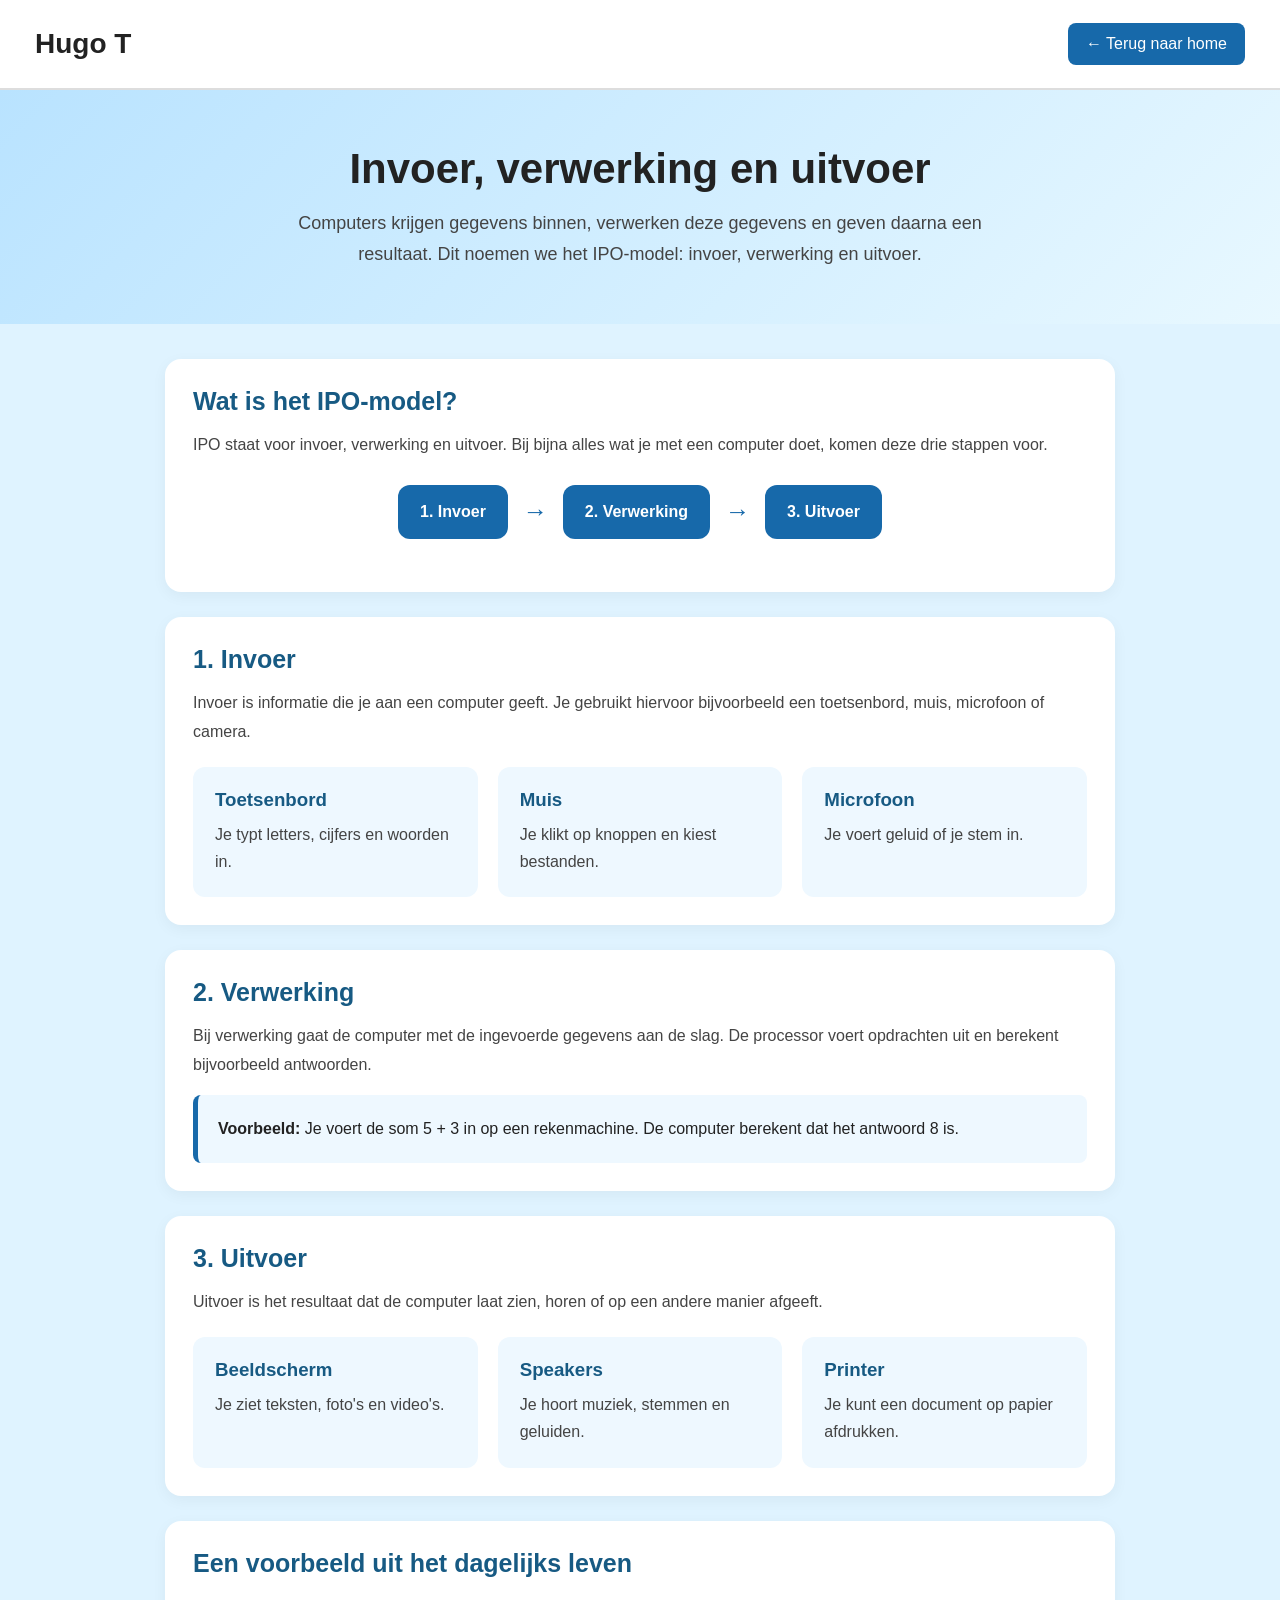
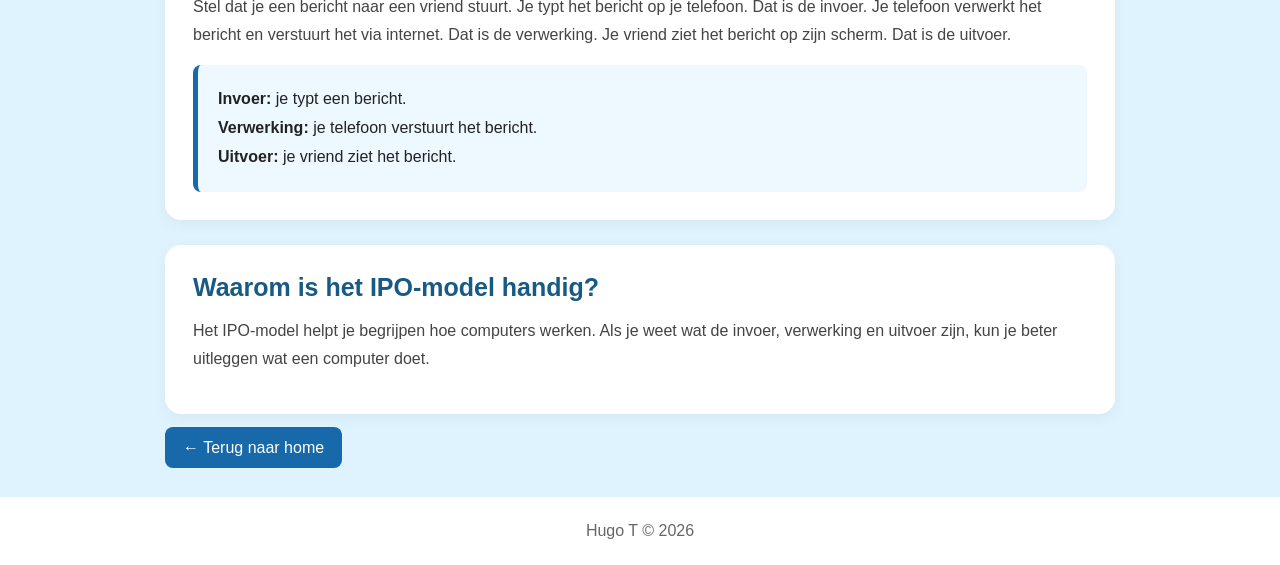
<file: invoer.html>
<!DOCTYPE html>
<html lang="nl">
<head>
    <!-- Zorgt ervoor dat speciale tekens goed worden weergegeven -->
    <meta charset="UTF-8">

    <!-- Zorgt ervoor dat de website goed werkt op telefoons en computers -->
    <meta name="viewport" content="width=device-width, initial-scale=1.0">

    <!-- De titel die bovenaan het browsertabblad staat -->
    <title>Invoer en uitvoer | Hugo T</title>

    <style>
        /* Zorgt ervoor dat de afmetingen van elementen kloppen */
        * {
            box-sizing: border-box;
            margin: 0;
            padding: 0;
        }

        /* Zorgt voor soepel scrollen op de pagina */
        html {
            scroll-behavior: smooth;
        }

        /* Algemene opmaak van de website */
        body {
            font-family: Arial, sans-serif;
            background: #dff3ff;
            color: #222;
        }

        /* De bovenste balk van de website */
        header {
            min-height: 90px;
            background: white;
            display: flex;
            align-items: center;
            justify-content: space-between;
            padding: 15px 35px;
            border-bottom: 2px solid #ddd;
        }

        /* De naam van de website */
        .logo {
            font-size: 28px;
            font-weight: bold;
        }

        /* De knop om terug te gaan naar de homepage */
        .terug {
            background: #1769aa;
            color: white;
            padding: 12px 18px;
            border-radius: 8px;
            text-decoration: none;
        }

        /* Verandert de kleur als je over de terugknop gaat */
        .terug:hover {
            background: #104d80;
        }

        /* Het grote gedeelte bovenaan met de titel */
        .hero {
            padding: 55px 25px;
            text-align: center;
            background: linear-gradient(135deg, #b9e3ff, #e8f8ff);
        }

        /* De grote titel van de pagina */
        .hero h1 {
            font-size: 42px;
            margin-bottom: 15px;
        }

        /* De tekst onder de titel */
        .hero p {
            font-size: 18px;
            color: #444;
            max-width: 750px;
            margin: auto;
            line-height: 1.7;
        }

        /* Het hoofdgedeelte met de informatie */
        main {
            max-width: 1000px;
            margin: 35px auto;
            padding: 0 25px;
        }

        /* De witte blokken met informatie */
        .blok {
            background: white;
            padding: 28px;
            margin-bottom: 25px;
            border-radius: 16px;
            box-shadow: 0 4px 15px #0000000c;
        }

        /* De titels binnen de informatieblokken */
        .blok h2 {
            color: #175a83;
            font-size: 25px;
            margin-bottom: 15px;
        }

        /* De gewone teksten binnen de informatieblokken */
        .blok p {
            color: #444;
            line-height: 1.8;
            margin-bottom: 12px;
        }

        /* Zet de voorbeeldkaarten naast elkaar */
        .kaarten {
            display: grid;
            grid-template-columns: repeat(3, minmax(0, 1fr));
            gap: 20px;
            margin-top: 20px;
        }

        /* De opmaak van iedere voorbeeldkaart */
        .kaart {
            background: #eef8ff;
            padding: 22px;
            border-radius: 12px;
        }

        /* De titel van iedere voorbeeldkaart */
        .kaart h3 {
            color: #175a83;
            margin-bottom: 10px;
        }

        /* De tekst in iedere voorbeeldkaart */
        .kaart p {
            line-height: 1.7;
            margin-bottom: 0;
        }

        /* Een apart blok om een voorbeeld duidelijk te maken */
        .voorbeeld {
            background: #eef8ff;
            padding: 20px;
            border-left: 5px solid #1769aa;
            border-radius: 8px;
            margin-top: 15px;
            line-height: 1.8;
        }

        /* Zet de drie stappen van het IPO-model naast elkaar */
        .stappen {
            display: flex;
            align-items: center;
            justify-content: center;
            gap: 15px;
            flex-wrap: wrap;
            margin: 25px 0;
        }

        /* De blauwe blokken met de stappen */
        .stap {
            background: #1769aa;
            color: white;
            padding: 18px 22px;
            border-radius: 12px;
            text-align: center;
            font-weight: bold;
        }

        /* De pijlen tussen de stappen */
        .pijl {
            font-size: 25px;
            color: #1769aa;
            font-weight: bold;
        }

        /* De onderste balk van de website */
        footer {
            text-align: center;
            padding: 25px;
            background: white;
            color: #666;
            margin-top: 40px;
        }

        /* Past de website aan voor kleinere schermen */
        @media (max-width: 700px) {
            /* Zet de onderdelen in de bovenste balk op meerdere regels */
            header {
                flex-wrap: wrap;
                gap: 15px;
            }

            /* Maakt de hoofdtitel kleiner */
            .hero h1 {
                font-size: 34px;
            }

            /* Zet de voorbeeldkaarten onder elkaar */
            .kaarten {
                grid-template-columns: 1fr;
            }

            /* Zet de stappen van het IPO-model onder elkaar */
            .stappen {
                flex-direction: column;
            }

            /* Draait de pijlen zodat ze naar beneden wijzen */
            .pijl {
                transform: rotate(90deg);
            }
        }
    </style>
</head>

<body>

    <!-- HEADER: de bovenste balk met de naam en de terugknop -->
    <header>
        <div class="logo">Hugo T</div>

        <!-- Link terug naar de homepage -->
        <a class="terug" href="index.html">← Terug naar home</a>
    </header>

    <!-- HERO: de titel en introductie van de pagina -->
    <section class="hero">
        <h1>Invoer, verwerking en uitvoer</h1>

        <p>
            Computers krijgen gegevens binnen, verwerken deze gegevens
            en geven daarna een resultaat. Dit noemen we het IPO-model:
            invoer, verwerking en uitvoer.
        </p>
    </section>

    <!-- MAIN: het hoofdgedeelte van de pagina -->
    <main>

        <!-- UITLEG: wat het IPO-model betekent -->
        <section class="blok">
            <h2>Wat is het IPO-model?</h2>

            <p>
                IPO staat voor invoer, verwerking en uitvoer.
                Bij bijna alles wat je met een computer doet, komen
                deze drie stappen voor.
            </p>

            <!-- De drie stappen van het IPO-model -->
            <div class="stappen">
                <div class="stap">1. Invoer</div>
                <div class="pijl">→</div>
                <div class="stap">2. Verwerking</div>
                <div class="pijl">→</div>
                <div class="stap">3. Uitvoer</div>
            </div>
        </section>

        <!-- INVOER: voorbeelden van apparaten waarmee je gegevens invoert -->
        <section class="blok">
            <h2>1. Invoer</h2>

            <p>
                Invoer is informatie die je aan een computer geeft.
                Je gebruikt hiervoor bijvoorbeeld een toetsenbord,
                muis, microfoon of camera.
            </p>

            <!-- Drie voorbeelden van invoerapparaten -->
            <div class="kaarten">
                <div class="kaart">
                    <h3>Toetsenbord</h3>
                    <p>Je typt letters, cijfers en woorden in.</p>
                </div>

                <div class="kaart">
                    <h3>Muis</h3>
                    <p>Je klikt op knoppen en kiest bestanden.</p>
                </div>

                <div class="kaart">
                    <h3>Microfoon</h3>
                    <p>Je voert geluid of je stem in.</p>
                </div>
            </div>
        </section>

        <!-- VERWERKING: uitleg over wat de computer met gegevens doet -->
        <section class="blok">
            <h2>2. Verwerking</h2>

            <p>
                Bij verwerking gaat de computer met de ingevoerde
                gegevens aan de slag. De processor voert opdrachten
                uit en berekent bijvoorbeeld antwoorden.
            </p>

            <!-- Een voorbeeld van verwerking -->
            <div class="voorbeeld">
                <strong>Voorbeeld:</strong> Je voert de som 5 + 3 in
                op een rekenmachine. De computer berekent dat het
                antwoord 8 is.
            </div>
        </section>

        <!-- UITVOER: voorbeelden van apparaten die resultaten laten zien -->
        <section class="blok">
            <h2>3. Uitvoer</h2>

            <p>
                Uitvoer is het resultaat dat de computer laat zien,
                horen of op een andere manier afgeeft.
            </p>

            <!-- Drie voorbeelden van uitvoerapparaten -->
            <div class="kaarten">
                <div class="kaart">
                    <h3>Beeldscherm</h3>
                    <p>Je ziet teksten, foto's en video's.</p>
                </div>

                <div class="kaart">
                    <h3>Speakers</h3>
                    <p>Je hoort muziek, stemmen en geluiden.</p>
                </div>

                <div class="kaart">
                    <h3>Printer</h3>
                    <p>Je kunt een document op papier afdrukken.</p>
                </div>
            </div>
        </section>

        <!-- PRAKTIJKVOORBEELD: het IPO-model bij een bericht versturen -->
        <section class="blok">
            <h2>Een voorbeeld uit het dagelijks leven</h2>

            <p>
                Stel dat je een bericht naar een vriend stuurt.
                Je typt het bericht op je telefoon. Dat is de invoer.
                Je telefoon verwerkt het bericht en verstuurt het
                via internet. Dat is de verwerking. Je vriend ziet
                het bericht op zijn scherm. Dat is de uitvoer.
            </p>

            <!-- Verdeelt het voorbeeld in de drie stappen -->
            <div class="voorbeeld">
                <strong>Invoer:</strong> je typt een bericht.<br>
                <strong>Verwerking:</strong> je telefoon verstuurt het bericht.<br>
                <strong>Uitvoer:</strong> je vriend ziet het bericht.
            </div>
        </section>

        <!-- AFSLUITING: waarom het IPO-model nuttig is -->
        <section class="blok">
            <h2>Waarom is het IPO-model handig?</h2>

            <p>
                Het IPO-model helpt je begrijpen hoe computers werken.
                Als je weet wat de invoer, verwerking en uitvoer zijn,
                kun je beter uitleggen wat een computer doet.
            </p>
        </section>

        <!-- Een tweede knop om terug te gaan naar de homepage -->
        <a class="terug" href="index.html">← Terug naar home</a>

    </main>

    <!-- FOOTER: de onderste balk met de copyrighttekst -->
    <footer>
        Hugo T © 2026
    </footer>

</body>
</html>
</file>
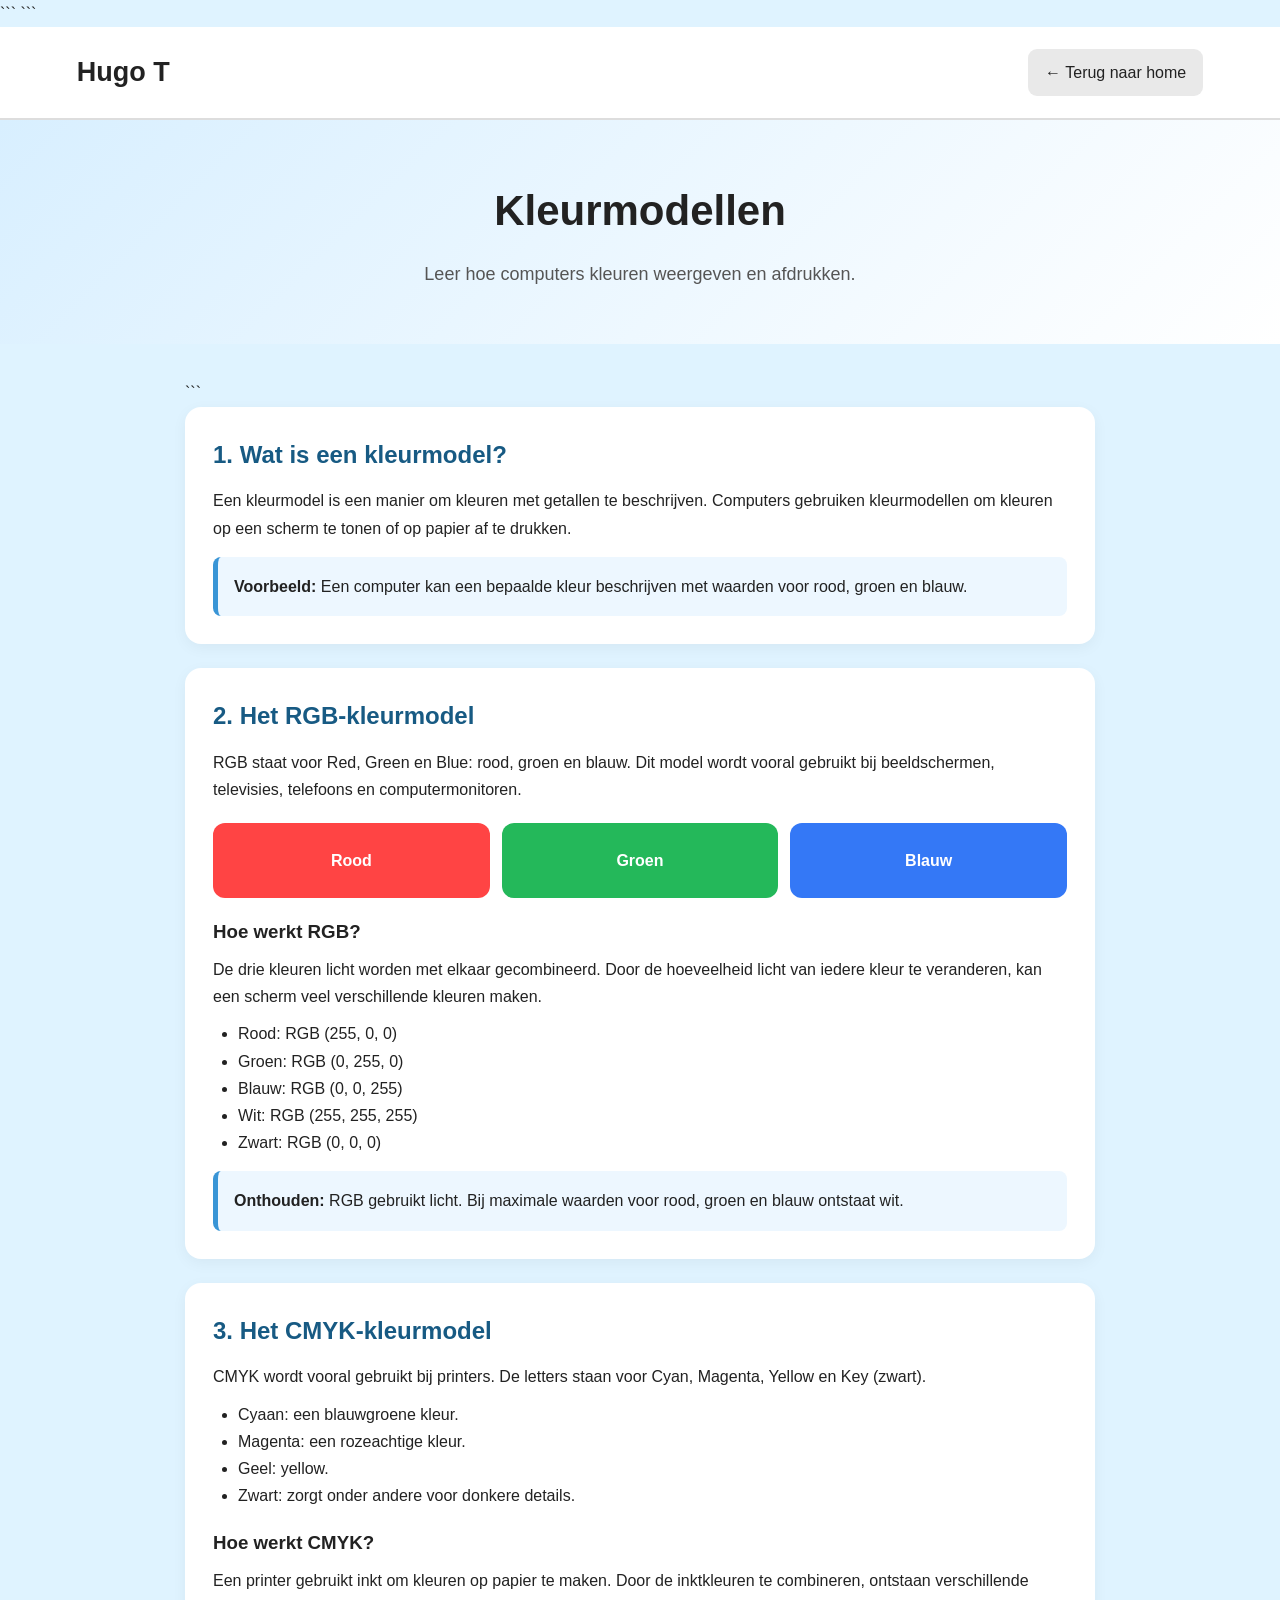
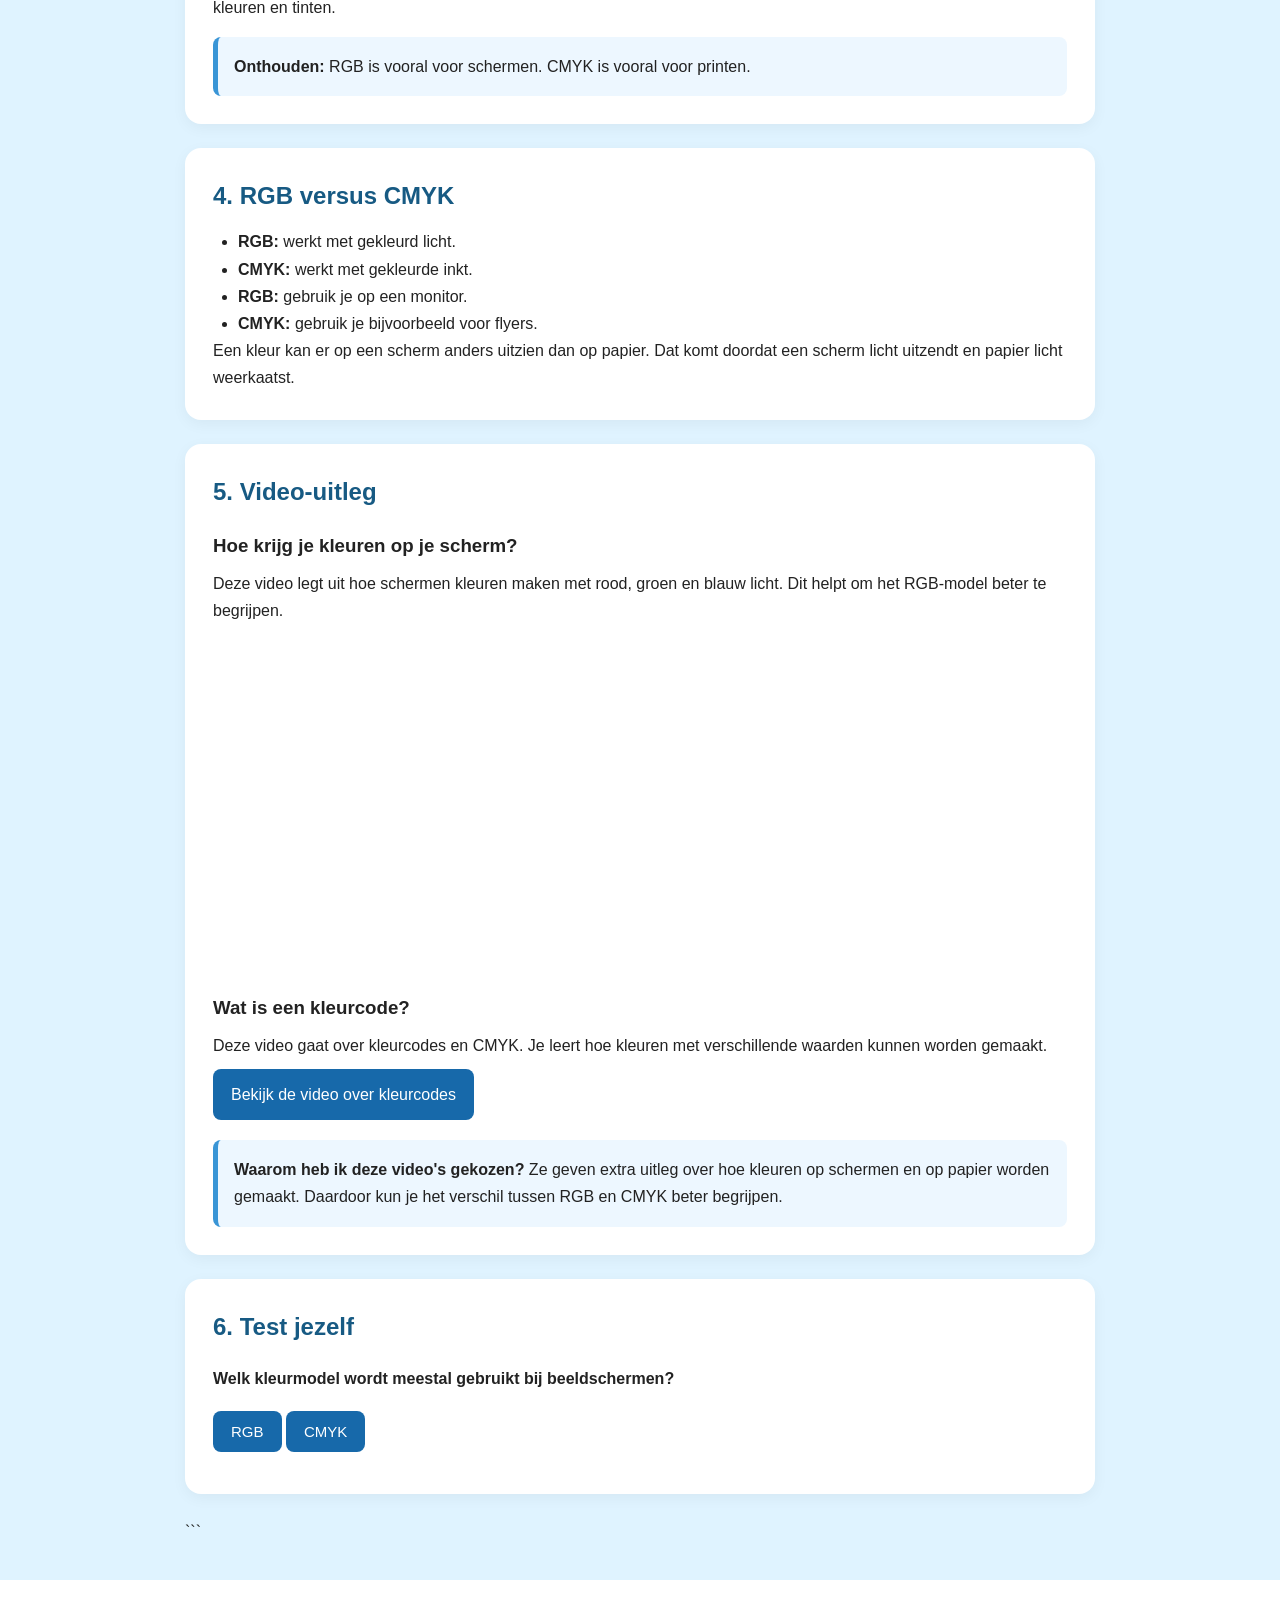
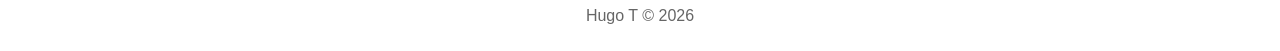
<file: kleurmodellen.html>
<!DOCTYPE html>

<html lang="nl">
<head>
    <meta charset="UTF-8">
    <meta name="viewport" content="width=device-width, initial-scale=1.0">
    <title>Kleurmodellen | Hugo T</title>

```
<style>
    /* Zorgt ervoor dat de afmetingen van elementen kloppen */
    * {
        box-sizing: border-box;
        margin: 0;
        padding: 0;
    }

    /* Algemene opmaak van de website */
    body {
        font-family: Arial, sans-serif;
        background: #dff3ff;
        color: #222;
        line-height: 1.7;
    }

    /* De bovenste balk met de naam en terugknop */
    header {
        background: white;
        padding: 22px 6%;
        display: flex;
        justify-content: space-between;
        align-items: center;
        border-bottom: 2px solid #ddd;
        gap: 15px;
    }

    /* De naam van de website */
    .logo {
        font-size: 27px;
        font-weight: bold;
    }

    /* De knop om terug te gaan naar de homepage */
    .terug {
        background: #e9e9e9;
        color: #222;
        padding: 10px 17px;
        border-radius: 9px;
        text-decoration: none;
    }

    /* Verandert de kleur van de terugknop als je erover gaat */
    .terug:hover {
        background: #d2eaff;
    }

    /* Het bovenste gedeelte met de titel en uitleg */
    .hero {
        text-align: center;
        padding: 55px 20px;
        background: linear-gradient(135deg, #d8efff, #fff);
    }

    /* De grote titel van de pagina */
    .hero h1 {
        font-size: 42px;
        margin-bottom: 12px;
    }

    /* De tekst onder de titel */
    .hero p {
        font-size: 18px;
        color: #555;
    }

    /* Zorgt ervoor dat de inhoud netjes in het midden staat */
    main {
        max-width: 950px;
        margin: 35px auto;
        padding: 0 20px;
    }

    /* De witte kaarten waarin de uitleg staat */
    .kaart {
        background: white;
        border-radius: 16px;
        padding: 28px;
        margin-bottom: 24px;
        box-shadow: 0 4px 15px #0000000c;
    }

    /* De opmaak van de tussenkoppen */
    h2 {
        color: #175a83;
        margin-bottom: 12px;
    }

    /* De opmaak van kleinere koppen */
    h3 {
        margin: 18px 0 8px;
    }

    /* Zorgt voor inspringing bij opsommingen en genummerde lijsten */
    ul, ol {
        padding-left: 25px;
        margin-top: 10px;
    }

    /* Zet de drie kleurvlakken naast elkaar */
    .kleuren {
        display: grid;
        grid-template-columns: repeat(3, 1fr);
        gap: 12px;
        margin-top: 20px;
    }

    /* Algemene opmaak van de kleurvlakken */
    .kleur {
        padding: 24px 8px;
        border-radius: 12px;
        text-align: center;
        font-weight: bold;
    }

    /* Het rode kleurvlak */
    .rood {
        background: #ff4444;
        color: white;
    }

    /* Het groene kleurvlak */
    .groen {
        background: #24b85a;
        color: white;
    }

    /* Het blauwe kleurvlak */
    .blauw {
        background: #3478f6;
        color: white;
    }

    /* Een opvallend vak met een voorbeeld of extra uitleg */
    .voorbeeld {
        background: #edf7ff;
        padding: 16px;
        border-left: 5px solid #3995d6;
        border-radius: 8px;
        margin-top: 15px;
    }

    /* De vraag van de quiz */
    .quiz-vraag {
        margin: 18px 0;
        font-weight: bold;
    }

    /* De knoppen waarmee je de quiz beantwoordt */
    .quiz-knop {
        display: inline-block;
        border: none;
        padding: 12px 18px;
        border-radius: 8px;
        background: #1769aa;
        color: white;
        cursor: pointer;
        font-size: 15px;
    }

    /* De linkknop om een video te bekijken */
    .video-link {
        display: inline-block;
        background: #1769aa;
        color: white;
        padding: 12px 18px;
        border-radius: 8px;
        text-decoration: none;
        margin: 10px 10px 5px 0;
    }

    /* Verandert de kleur van de videoknop als je erover gaat */
    .video-link:hover {
        background: #104d80;
    }

    /* De grootte en vorm van de video op de pagina */
    .video {
        display: block;
        width: 100%;
        max-width: 600px;
        aspect-ratio: 16 / 9;
        height: auto;
        border: 0;
        border-radius: 12px;
        margin-top: 12px;
    }

    /* De plek waar het antwoord op de quiz verschijnt */
    #antwoord {
        margin-top: 14px;
        font-weight: bold;
    }

    /* De onderste balk van de website */
    footer {
        text-align: center;
        background: white;
        padding: 22px;
        color: #666;
    }

    /* Past de website aan voor kleine schermen */
    @media (max-width: 600px) {
        /* Maakt de hoofdtitel kleiner op telefoons */
        .hero h1 {
            font-size: 32px;
        }

        /* Geeft de kaarten minder ruimte aan de binnenkant */
        .kaart {
            padding: 20px;
        }

        /* Zet de kleurvlakken onder elkaar op kleine schermen */
        .kleuren {
            grid-template-columns: 1fr;
        }
    }
</style>
```

</head>

<body>

<!-- Bovenste balk met de naam van de website en de terugknop -->

<header>
    <div class="logo">Hugo T</div>
    <a class="terug" href="index.html">← Terug naar home</a>
</header>

<!-- Introductie van de pagina over kleurmodellen -->

<section class="hero">
    <h1>Kleurmodellen</h1>
    <p>Leer hoe computers kleuren weergeven en afdrukken.</p>
</section>

<!-- MAIN bevat de uitleg over de verschillende kleurmodellen -->

<main>

```
<!-- Eerste onderdeel: uitleg over kleurmodellen -->
<section class="kaart">
    <h2>1. Wat is een kleurmodel?</h2>
    <p>
        Een kleurmodel is een manier om kleuren met getallen
        te beschrijven. Computers gebruiken kleurmodellen om
        kleuren op een scherm te tonen of op papier af te drukken.
    </p>

    <!-- Voorbeeld om de uitleg duidelijker te maken -->
    <div class="voorbeeld">
        <strong>Voorbeeld:</strong>
        Een computer kan een bepaalde kleur beschrijven met
        waarden voor rood, groen en blauw.
    </div>
</section>

<!-- Tweede onderdeel: uitleg over het RGB-kleurmodel -->
<section class="kaart">
    <h2>2. Het RGB-kleurmodel</h2>
    <p>
        RGB staat voor Red, Green en Blue: rood, groen en blauw.
        Dit model wordt vooral gebruikt bij beeldschermen,
        televisies, telefoons en computermonitoren.
    </p>

    <!-- Laat de drie basiskleuren van RGB zien -->
    <div class="kleuren">
        <div class="kleur rood">Rood</div>
        <div class="kleur groen">Groen</div>
        <div class="kleur blauw">Blauw</div>
    </div>

    <!-- Legt uit hoe RGB kleuren maakt -->
    <h3>Hoe werkt RGB?</h3>
    <p>
        De drie kleuren licht worden met elkaar gecombineerd.
        Door de hoeveelheid licht van iedere kleur te veranderen,
        kan een scherm veel verschillende kleuren maken.
    </p>

    <!-- Voorbeelden van RGB-kleurcodes -->
    <ul>
        <li>Rood: RGB (255, 0, 0)</li>
        <li>Groen: RGB (0, 255, 0)</li>
        <li>Blauw: RGB (0, 0, 255)</li>
        <li>Wit: RGB (255, 255, 255)</li>
        <li>Zwart: RGB (0, 0, 0)</li>
    </ul>

    <!-- Belangrijkste informatie over RGB -->
    <div class="voorbeeld">
        <strong>Onthouden:</strong>
        RGB gebruikt licht. Bij maximale waarden voor rood,
        groen en blauw ontstaat wit.
    </div>
</section>

<!-- Derde onderdeel: uitleg over het CMYK-kleurmodel -->
<section class="kaart">
    <h2>3. Het CMYK-kleurmodel</h2>
    <p>
        CMYK wordt vooral gebruikt bij printers. De letters
        staan voor Cyan, Magenta, Yellow en Key (zwart).
    </p>

    <!-- Betekenis van de vier CMYK-kleuren -->
    <ul>
        <li>Cyaan: een blauwgroene kleur.</li>
        <li>Magenta: een rozeachtige kleur.</li>
        <li>Geel: yellow.</li>
        <li>Zwart: zorgt onder andere voor donkere details.</li>
    </ul>

    <!-- Legt uit hoe een printer CMYK gebruikt -->
    <h3>Hoe werkt CMYK?</h3>
    <p>
        Een printer gebruikt inkt om kleuren op papier te maken.
        Door de inktkleuren te combineren, ontstaan verschillende
        kleuren en tinten.
    </p>

    <!-- Belangrijkste informatie over CMYK -->
    <div class="voorbeeld">
        <strong>Onthouden:</strong>
        RGB is vooral voor schermen. CMYK is vooral voor printen.
    </div>
</section>

<!-- Vierde onderdeel: de verschillen tussen RGB en CMYK -->
<section class="kaart">
    <h2>4. RGB versus CMYK</h2>

    <!-- Een overzicht van de belangrijkste verschillen -->
    <ul>
        <li><strong>RGB:</strong> werkt met gekleurd licht.</li>
        <li><strong>CMYK:</strong> werkt met gekleurde inkt.</li>
        <li><strong>RGB:</strong> gebruik je op een monitor.</li>
        <li><strong>CMYK:</strong> gebruik je bijvoorbeeld voor flyers.</li>
    </ul>

    <!-- Uitleg waarom kleuren op papier anders kunnen lijken -->
    <p>
        Een kleur kan er op een scherm anders uitzien dan op papier.
        Dat komt doordat een scherm licht uitzendt en papier licht
        weerkaatst.
    </p>
</section>

<!-- Vijfde onderdeel: video's met extra uitleg -->
<section class="kaart">
    <h2>5. Video-uitleg</h2>

    <!-- Eerste video over kleuren op een scherm -->
    <h3>Hoe krijg je kleuren op je scherm?</h3>
    <p>
        Deze video legt uit hoe schermen kleuren maken met
        rood, groen en blauw licht. Dit helpt om het RGB-model
        beter te begrijpen.
    </p>

    <!-- De video wordt op de pagina ingesloten met een iframe -->
    <iframe
        class="video"
        src="https://player.ntr.nl/index.php?id=WO_NTR_16087212"
        title="Schooltv: Hoe krijg je kleuren op je scherm?"
        allow="encrypted-media; geolocation"
        allowfullscreen>
    </iframe>

    <!-- Tweede video over kleurcodes en CMYK -->
    <h3>Wat is een kleurcode?</h3>
    <p>
        Deze video gaat over kleurcodes en CMYK. Je leert hoe
        kleuren met verschillende waarden kunnen worden gemaakt.
    </p>

    <!-- Opent de video over kleurcodes op een nieuwe pagina -->
    <a class="video-link"
       href="https://schooltv.nl/video-item/wat-is-een-kleurcode-elke-kleur-een-eigen-nummer"
       target="_blank"
       rel="noopener noreferrer">
        Bekijk de video over kleurcodes
    </a>

    <!-- Legt uit waarom de video's bij het onderwerp passen -->
    <div class="voorbeeld">
        <strong>Waarom heb ik deze video's gekozen?</strong>
        Ze geven extra uitleg over hoe kleuren op schermen
        en op papier worden gemaakt. Daardoor kun je het verschil
        tussen RGB en CMYK beter begrijpen.
    </div>
</section>

<!-- Zesde onderdeel: een quiz om te testen wat je hebt geleerd -->
<section class="kaart">
    <h2>6. Test jezelf</h2>

    <!-- De vraag van de quiz -->
    <p class="quiz-vraag">
        Welk kleurmodel wordt meestal gebruikt bij beeldschermen?
    </p>

    <!-- Als je op RGB klikt, wordt het antwoord gecontroleerd -->
    <button class="quiz-knop"
            onclick="controleer('RGB')">RGB</button>

    <!-- Als je op CMYK klikt, wordt het antwoord gecontroleerd -->
    <button class="quiz-knop"
            onclick="controleer('CMYK')">CMYK</button>

    <!-- Hier verschijnt de feedback op het gekozen antwoord -->
    <p id="antwoord" aria-live="polite"></p>
</section>
```

</main>

<!-- Onderste balk met de copyrighttekst -->

<footer>
    Hugo T © 2026
</footer>

<script>
    // Controleert het antwoord dat bij de quiz is gekozen
    function controleer(keuze) {
        // Zoekt het HTML-element waarin de feedback verschijnt
        const antwoord = document.getElementById("antwoord");

        // Controleert of de gebruiker RGB heeft gekozen
        if (keuze === "RGB") {
            // Toont een bericht bij een goed antwoord
            antwoord.textContent =
                "Goed gedaan! RGB wordt vooral gebruikt bij schermen.";

            // Maakt de tekst groen bij een goed antwoord
            antwoord.style.color = "#16803c";
        } else {
            // Toont een bericht bij een fout antwoord
            antwoord.textContent =
                "Nog niet goed. Denk aan rood, groen en blauw. Probeer opnieuw!";

            // Maakt de tekst rood bij een fout antwoord
            antwoord.style.color = "#c0392b";
        }
    }
</script>

</body>
</html>
</file>
